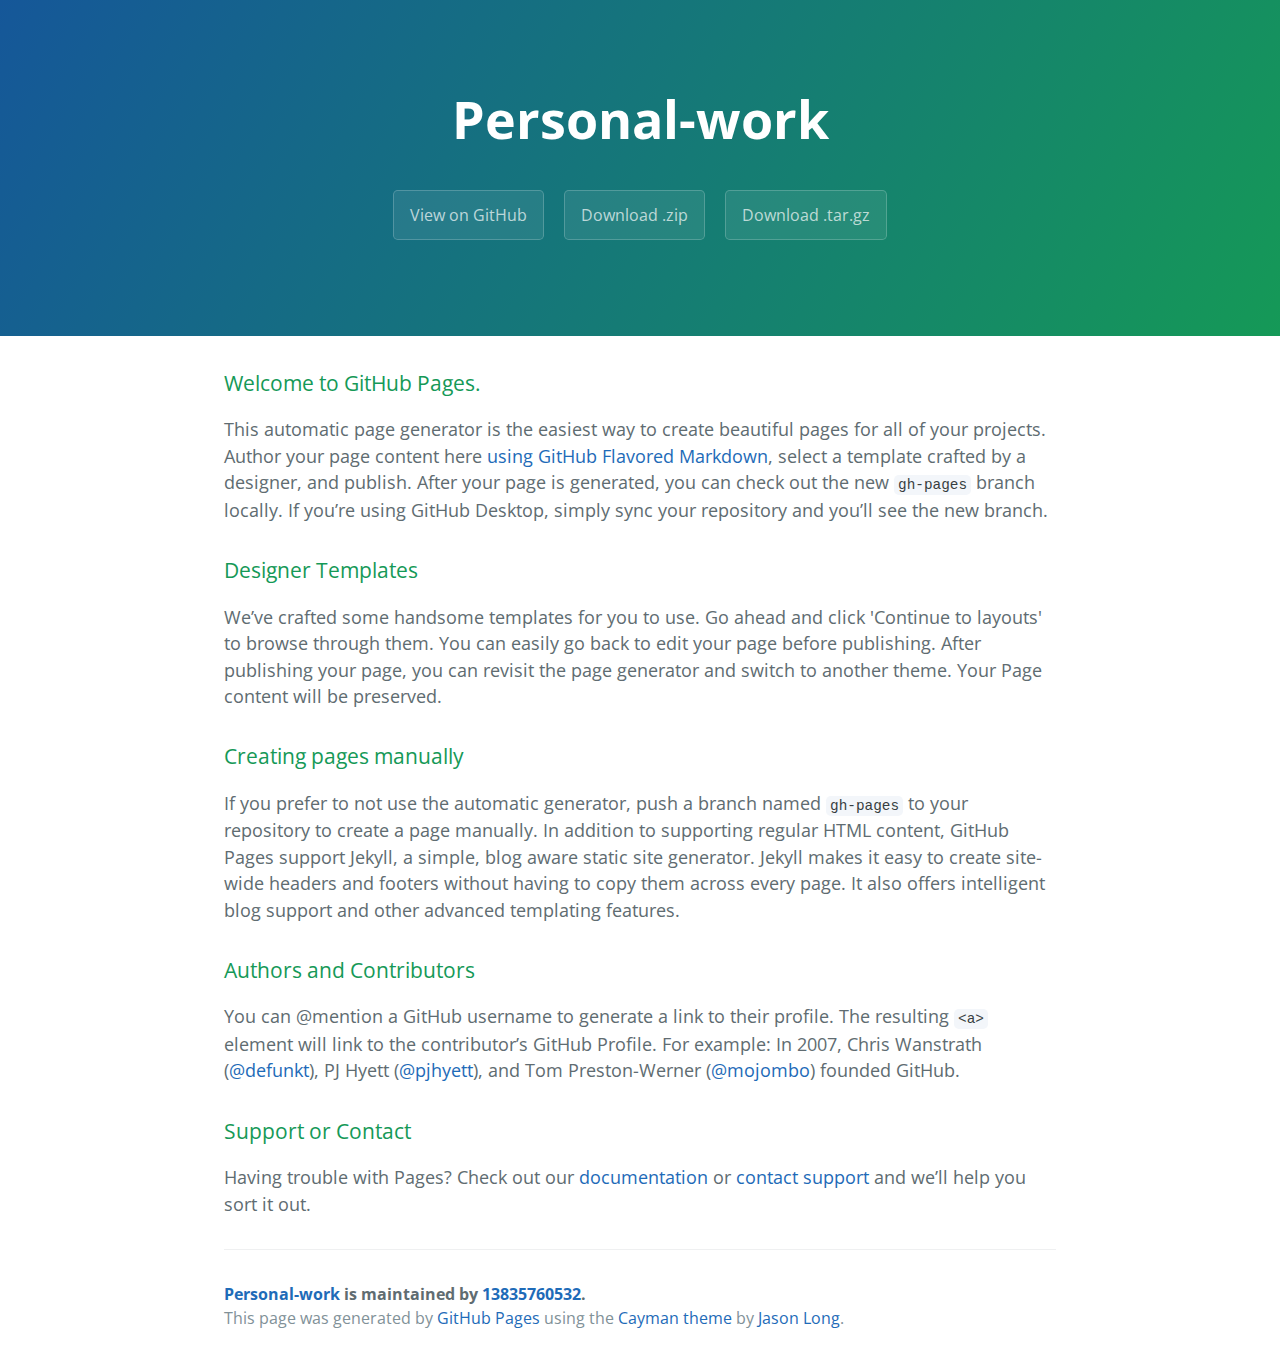
<file: index.html>
<!DOCTYPE html>
<html lang="en-us">
  <head>
    <meta charset="UTF-8">
    <title>Personal-work by 13835760532</title>
    <meta name="viewport" content="width=device-width, initial-scale=1">
    <link rel="stylesheet" type="text/css" href="stylesheets/normalize.css" media="screen">
    <link href='https://fonts.googleapis.com/css?family=Open+Sans:400,700' rel='stylesheet' type='text/css'>
    <link rel="stylesheet" type="text/css" href="stylesheets/stylesheet.css" media="screen">
    <link rel="stylesheet" type="text/css" href="stylesheets/github-light.css" media="screen">
  </head>
  <body>
    <section class="page-header">
      <h1 class="project-name">Personal-work</h1>
      <h2 class="project-tagline"></h2>
      <a href="https://github.com/13835760532/personal-work" class="btn">View on GitHub</a>
      <a href="https://github.com/13835760532/personal-work/zipball/master" class="btn">Download .zip</a>
      <a href="https://github.com/13835760532/personal-work/tarball/master" class="btn">Download .tar.gz</a>
    </section>

    <section class="main-content">
      <h3>
<a id="welcome-to-github-pages" class="anchor" href="#welcome-to-github-pages" aria-hidden="true"><span aria-hidden="true" class="octicon octicon-link"></span></a>Welcome to GitHub Pages.</h3>

<p>This automatic page generator is the easiest way to create beautiful pages for all of your projects. Author your page content here <a href="https://guides.github.com/features/mastering-markdown/">using GitHub Flavored Markdown</a>, select a template crafted by a designer, and publish. After your page is generated, you can check out the new <code>gh-pages</code> branch locally. If you’re using GitHub Desktop, simply sync your repository and you’ll see the new branch.</p>

<h3>
<a id="designer-templates" class="anchor" href="#designer-templates" aria-hidden="true"><span aria-hidden="true" class="octicon octicon-link"></span></a>Designer Templates</h3>

<p>We’ve crafted some handsome templates for you to use. Go ahead and click 'Continue to layouts' to browse through them. You can easily go back to edit your page before publishing. After publishing your page, you can revisit the page generator and switch to another theme. Your Page content will be preserved.</p>

<h3>
<a id="creating-pages-manually" class="anchor" href="#creating-pages-manually" aria-hidden="true"><span aria-hidden="true" class="octicon octicon-link"></span></a>Creating pages manually</h3>

<p>If you prefer to not use the automatic generator, push a branch named <code>gh-pages</code> to your repository to create a page manually. In addition to supporting regular HTML content, GitHub Pages support Jekyll, a simple, blog aware static site generator. Jekyll makes it easy to create site-wide headers and footers without having to copy them across every page. It also offers intelligent blog support and other advanced templating features.</p>

<h3>
<a id="authors-and-contributors" class="anchor" href="#authors-and-contributors" aria-hidden="true"><span aria-hidden="true" class="octicon octicon-link"></span></a>Authors and Contributors</h3>

<p>You can @mention a GitHub username to generate a link to their profile. The resulting <code>&lt;a&gt;</code> element will link to the contributor’s GitHub Profile. For example: In 2007, Chris Wanstrath (<a href="https://github.com/defunkt" class="user-mention">@defunkt</a>), PJ Hyett (<a href="https://github.com/pjhyett" class="user-mention">@pjhyett</a>), and Tom Preston-Werner (<a href="https://github.com/mojombo" class="user-mention">@mojombo</a>) founded GitHub.</p>

<h3>
<a id="support-or-contact" class="anchor" href="#support-or-contact" aria-hidden="true"><span aria-hidden="true" class="octicon octicon-link"></span></a>Support or Contact</h3>

<p>Having trouble with Pages? Check out our <a href="https://help.github.com/pages">documentation</a> or <a href="https://github.com/contact">contact support</a> and we’ll help you sort it out.</p>

      <footer class="site-footer">
        <span class="site-footer-owner"><a href="https://github.com/13835760532/personal-work">Personal-work</a> is maintained by <a href="https://github.com/13835760532">13835760532</a>.</span>

        <span class="site-footer-credits">This page was generated by <a href="https://pages.github.com">GitHub Pages</a> using the <a href="https://github.com/jasonlong/cayman-theme">Cayman theme</a> by <a href="https://twitter.com/jasonlong">Jason Long</a>.</span>
      </footer>

    </section>

  
  </body>
</html>
</file>
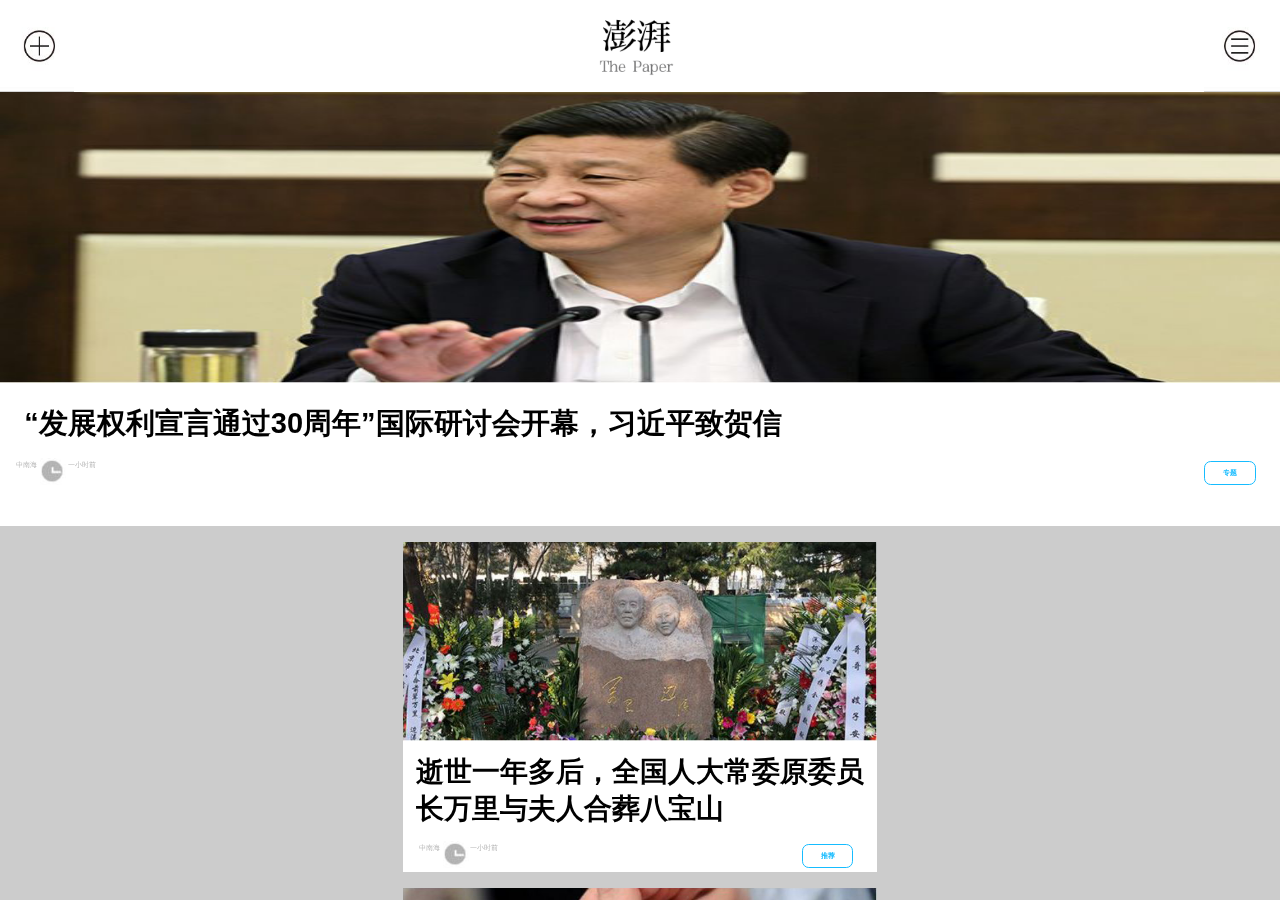
<file: xinwen/index.html>
<!DOCTYPE html>
<html>
<head>
    <meta charset="utf-8">
    <meta name="viewport" content="initial-scale=1.0, maximum-scale=1.0, user-scalable=no" />
    <meta name="x5-orientation" content="portrait | landscape" />
    <meta name="screen-orientation" content="portrait">
    <meta name="x5-fullscreen" content="true" />
    <meta name="full-screen" content="yes">
    <title></title>
    <script src="js/fastclick.js"></script>
    <script src="js/swiper.jquery.min.js"></script>
    <script src="js/swiper.min.js"></script>
    <script src="js/swiper.animate1.0.2.min.js"></script>
    <script src="js/zepto.min.js"></script>
    <script src="js/iscroll.js"></script>
    <link rel="stylesheet" href="css/swiper.css">
    <link rel="stylesheet" href="css/swiper.min.css">
    <link rel="stylesheet" href="css/index.css">
    <link rel="stylesheet" href="css/animate.min.css">
    <script type="text/javascript">
        function resize(now,type){
            var type=type||"x";
            var cw=document.documentElement.clientWidth;
            var ch=document.documentElement.clientHeight;
            var html=document.getElementsByTagName("html")[0];
            if(type=="x"){
                var scale=cw/now*100;
                html.style.fontSize=scale+"px";
            }else if(type=="y"){
                scale=ch/now*100;
                html.style.fontSize=scale+"px";
            }
        }
        window.onload=function(){
            FastClick.attach(document.body);
            resize(1334,"y");
            var myScroll;
            myScroll=new IScroll("#wrapper",{
                mouseWheel:true,
                bounce:true,
                click:true
            })
            //点击下拉标题
            var flag=true;
            $(".header:nth-child(1)").click(function(){
                if(flag==true){
                    $(".xiala").css({
                        height:"3.7rem"
                    })
                    flag=false;
                }else{
                    $(".xiala").css({
                        height:"0"
                    })
                    flag=true;
                }
            })
        }
    </script>
</head>
<body>
<div class="header">
    <a href="javascript:;"></a>
    <a href=""></a>
    <a href="login.html"></a>
</div>
<div class="xiala">
    <div class="category">
        <p class="cp-1">澎湃</p>
        <p class="cp-2">The Paper</p>
    </div>
    <div class="category">
        <p class="cp-1">问吧</p>
        <p class="cp-2">Interview</p>
    </div>
    <div class="category">
        <p class="cp-1">时事</p>
        <p class="cp-2">Politics</p>
    </div>
    <div class="category">
        <p class="cp-1">财经</p>
        <p class="cp-2">Business</p>
    </div>
    <div class="category">
        <p class="cp-1">思想</p>
        <p class="cp-2">Insight</p>
    </div>
    <div class="category">
        <p class="cp-1">生活</p>
        <p class="cp-2">Life</p>
    </div>
</div>
<div id="wrapper">
    <div id="scroller">
<div class="swiper-container">
    <div class="swiper-wrapper">
        <div class="swiper-slide">
            <div class="zy">
                <a href="xq.html">
                    <img src="img/主席.png" alt="" class="zx">
                    <p class="p1">“发展权利宣言通过30周年”国际研讨会开幕，习近平致贺信</p>
                    <div class="sj">
                        <span>中南海</span>
                        <img src="img/时间.png" alt="">
                        <span>一小时前</span>
                        <div class="fenlei">专题</div>
                    </div>
                </a>
            </div>
            <div class="grid">
            <a href="xq.html">
                <img src="img/gird-1.png" alt="" class="gird-1">
                <p class="p1">逝世一年多后，全国人大常委原委员长万里与夫人合葬八宝山</p>
                <div class="sj">
                    <span>中南海</span>
                    <img src="img/时间.png" alt="">
                    <span>一小时前</span>
                    <div class="fenlei">推荐</div>
                </div>
            </a>
        </div>
            <div class="grid">
                <a href="xq.html">
                    <img src="img/gird-2.png" alt="" class="gird-1">
                    <p class="p1">国际研究称青蒿素或可治糖尿病，屠呦呦团队称暂无跟进计划</p>
                    <div class="sj">
                        <span>中南海</span>
                        <img src="img/时间.png" alt="">
                        <span>一小时前</span>
                        <div class="fenlei">推荐</div>
                    </div>
                </a>
            </div>
            <div class="grid">
                <a href="xq.html">
                    <img src="img/gird-3.png" alt="" class="gird-1">
                    <p class="p1">罗尔回应“为何不卖房救女”：深圳的房子以后要留给儿子</p>
                    <div class="sj">
                        <span>中南海</span>
                        <img src="img/时间.png" alt="">
                        <span>一小时前</span>
                        <div class="fenlei">推荐</div>
                    </div>
                </a>
            </div>
        </div>
        <div class="swiper-slide">
            <div class="zy">
                <a href="xq.html">
                    <img src="img/列表_06.png" alt="" class="zx">
                    <p class="p1">罗尔回应“为何不卖房救女”：深圳的房子以后要留给儿子</p>
                    <div class="sj">
                        <span>中南海</span>
                        <img src="img/时间.png" alt="">
                        <span>一小时前</span>
                        <div class="fenlei">专题</div>
                    </div>
                </a>
            </div>
            <div class="grid">
                <a href="xq.html">
                    <img src="img/列表_09.png" alt="" class="gird-1">
                    <p class="p1">乌兹别克观选记|投票正式开始，专家：精英内部已有共识</p>
                    <div class="sj">
                        <span>中南海</span>
                        <img src="img/时间.png" alt="">
                        <span>一小时前</span>
                        <div class="fenlei">推荐</div>
                    </div>
                </a>
            </div>
            <div class="grid">
                <a href="xq.html">
                    <img src="img/gird-1.png" alt="" class="gird-1">
                    <p class="p1">逝世一年多后，全国人大常委原委员长万里与夫人合葬八宝山</p>
                    <div class="sj">
                        <span>中南海</span>
                        <img src="img/时间.png" alt="">
                        <span>一小时前</span>
                        <div class="fenlei">推荐</div>
                    </div>
                </a>
            </div>
            <div class="grid">
                <a href="xq.html">
                    <img src="img/列表_10.png" alt="" class="gird-1">
                    <p class="p1">山西连续四日拉抗霾警报，渣土车停运不达标排放企业停产</p>
                    <div class="sj">
                        <span>中南海</span>
                        <img src="img/时间.png" alt="">
                        <span>一小时前</span>
                        <div class="fenlei">推荐</div>
                    </div>
                </a>
            </div>
        </div>
    </div>
   <div class="swiper-pagination"></div>
</div>
    </div>
</div>
</body>
</html>
<script>
    var swiper = new Swiper('.swiper-container',{
        pagination: 'null',
        onInit: function(swiper){ //Swiper2.x的初始化是onFirstInit
            swiperAnimateCache(swiper); //隐藏动画元素
            swiperAnimate(swiper); //初始化完成开始动画
        },
        onSlideChangeEnd: function(swiper){
            swiperAnimate(swiper); //每个slide切换结束时也运行当前slide动画
        },

        /*切换头部*/
        onSlideChangeEnd: function(swiper){

            if(swiper.activeIndex==0){
                $('.header').find('a').eq(1).css({'backgroundImage':'url(img/2.1.png)'});
            }else if(swiper.activeIndex==1){
                $('.header').find('a').eq(1).css({'backgroundImage':'url(img/列表_03.png)'})
            }
        }
    });
</script>
</file>
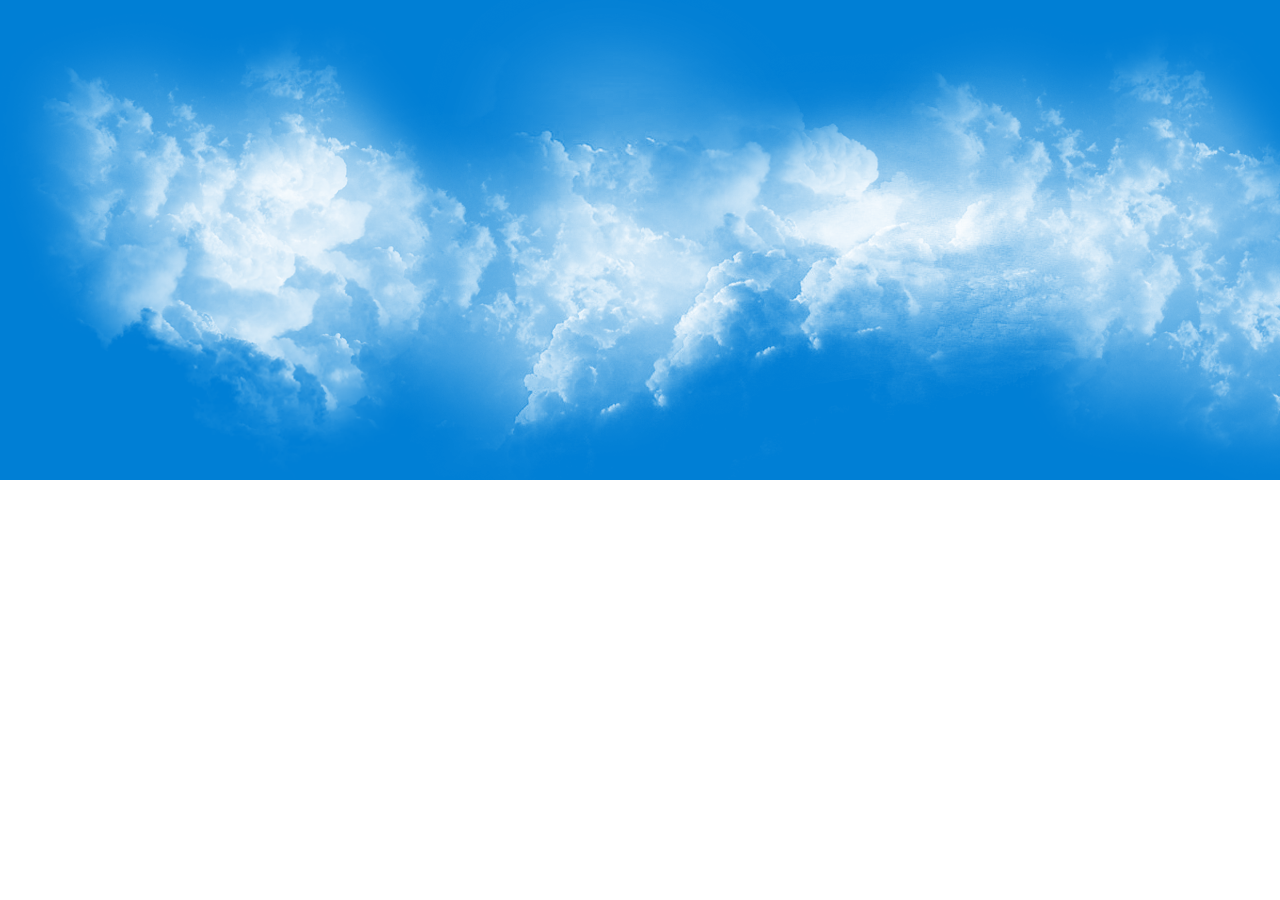
<file: css3/云彩/index.html>
<!doctype html>
<html lang="zh">
<head>
<meta charset="UTF-8">
<meta http-equiv="X-UA-Compatible" content="IE=edge,chrome=1"> 
<meta name="viewport" content="width=device-width, initial-scale=1.0">
<title>纯css3云彩动画效果</title>
<link rel="stylesheet" href="css/style.css">
</head>
<body>

<!-- 代码部分begin -->
<div class="sky">
	<div class="clouds_one"></div>
	<div class="clouds_two"></div>
	<div class="clouds_three"></div>
</div>
<!-- 代码部分end -->

</body>
</html>
</file>
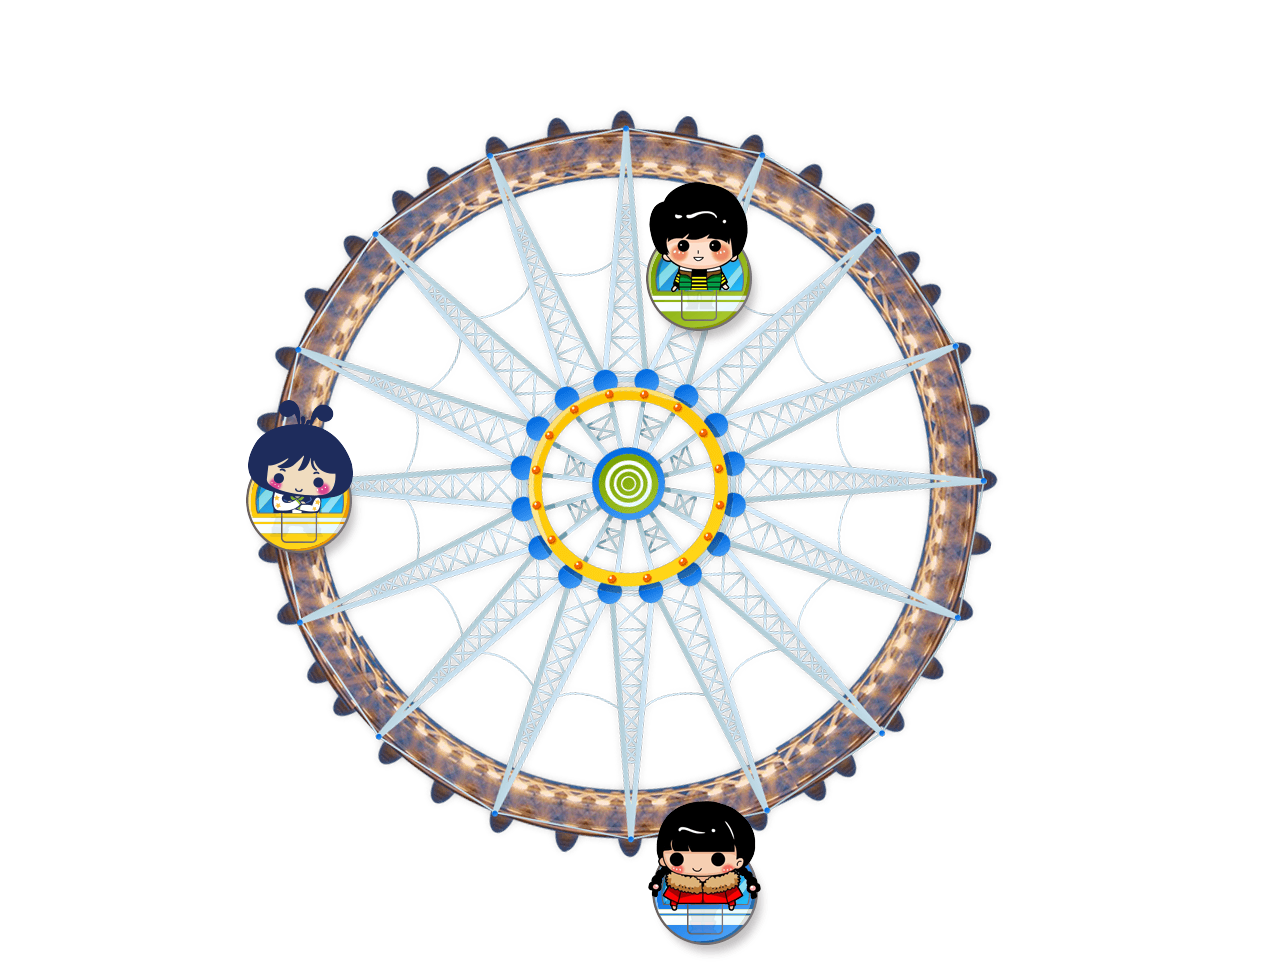
<file: css3/摩天轮/index.html>
<!doctype html>
<html>
<head>
	<meta charset="utf-8">
	<title>纯CSS3模拟摩天轮旋转动画效果</title>
	<style>
	div.lanren{
		margin: 100px auto;
		width: 800px;
		animation: a 1000s;
		position: relative;
	}
	img:nth-child(2){
		position: absolute;
		top: 80px;
		left: 400px;
		animation: b 1000s;
		transform-origin:top center;
	}
	img:nth-child(3){
		position: absolute;
		top: 700px;
		left: 400px;
		animation: b 1000s;
		transform-origin:top center;
	}
	img:nth-child(4){
		position: absolute;
		top: 300px;
		left: 0px;
		animation: b 1000s;
		transform-origin:top center;
	}
	@keyframes a{
		form{transform: rotate(0deg)}
		to{transform: rotate(36000deg)}
	}
	@keyframes b{
		form{transform: rotate(0deg)}
		to{transform: rotate(-36000deg)}
	}
	</style>
</head>
<body>
	<div class="lanren">
		<img src="images/fsw.png">
		<img src="images/boy.png">
		<img src="images/girl.png">
        <img src="images/shamegirl.png">
	</div>
</body>
</html>
</file>
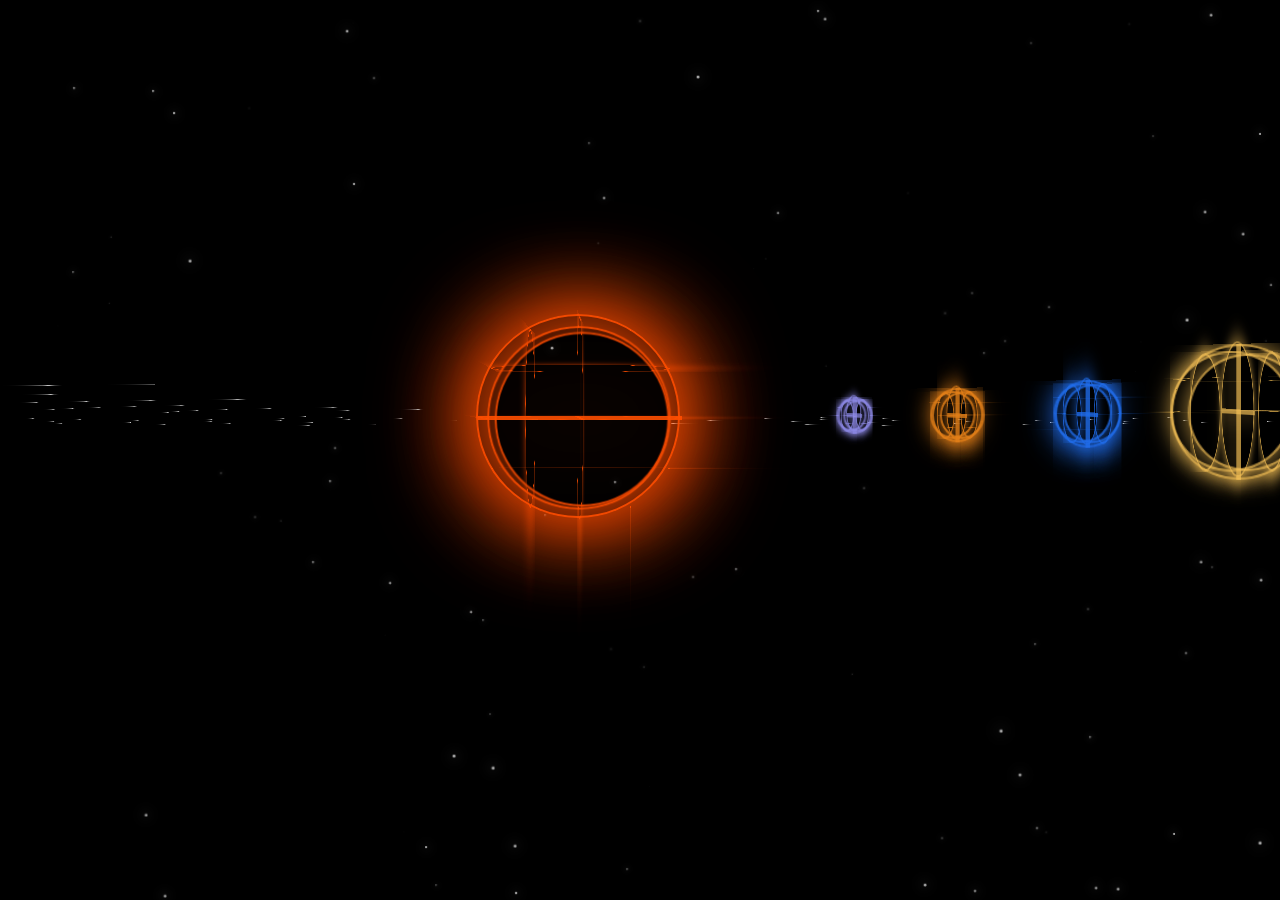
<file: css3/行星/index.html>
<!DOCTYPE html>
<html>
<head>
  <meta http-equiv="Content-Type" content="text/html; charset=utf-8" />
  <title>css3模拟3D行星运转效果图</title>
    <link rel="stylesheet" type="text/css" href="css/reset.css" />
    <link rel="stylesheet" type="text/css" href="css/solarSystemStyle.css" />
</head>
<body>
  <div class="container">
    <!-- 3d照片墙 -->
    <div class="demo-perspective-photo">
      <div id="contentContainer">
        <div id="carouselContainer">
          <figure class="mod-sun">
            <div class="x">
              <div class="x1"></div>
              <div class="x2"></div>
              <div class="xInner"></div>
              <div class="y"></div>
              <div class="y1"></div>
              <div class="y2"></div>
              <div class="yInner"></div>
              <div class="z"></div>
              <div class="z1"></div>
              <div class="z2"></div>
              <div class="zInner"></div>
            </div>
          </figure>
          <figure class='example example1'>
            <div class="x">
              <div class="x1"></div>
              <div class="x2"></div>
              <div class="xInner"></div>
              <div class="y"></div>
              <div class="y1"></div>
              <div class="y2"></div>
              <div class="yInner"></div>
              <div class="z"></div>
              <div class="z1"></div>
              <div class="z2"></div>
              <div class="zInner"></div>
            </div>
          </figure>
          <figure class='example example2'>
            <div class="x">
              <div class="x1"></div>
              <div class="x2"></div>
              <div class="xInner"></div>
              <div class="y"></div>
              <div class="y1"></div>
              <div class="y2"></div>
              <div class="yInner"></div>
              <div class="z"></div>
              <div class="z1"></div>
              <div class="z2"></div>
              <div class="zInner"></div>
            </div>
          </figure>
          <figure class='example example3'>
            <div class="x">
              <div class="x1"></div>
              <div class="x2"></div>
              <div class="xInner"></div>
              <div class="y"></div>
              <div class="y1"></div>
              <div class="y2"></div>
              <div class="yInner"></div>
              <div class="z"></div>
              <div class="z1"></div>
              <div class="z2"></div>
              <div class="zInner"></div>
            </div>
          </figure>
          <figure class='example example4'>
            <div class="x">
              <div class="x1"></div>
              <div class="x2"></div>
              <div class="xInner"></div>
              <div class="y"></div>
              <div class="y1"></div>
              <div class="y2"></div>
              <div class="yInner"></div>
              <div class="z"></div>
              <div class="z1"></div>
              <div class="z2"></div>
              <div class="zInner"></div>
            </div>
          </figure>
          <figure class='example example5'>
            <div class="x">
              <div class="x1"></div>
              <div class="x2"></div>
              <div class="xInner"></div>
              <div class="y"></div>
              <div class="y1"></div>
              <div class="y2"></div>
              <div class="yInner"></div>
              <div class="z"></div>
              <div class="z1"></div>
              <div class="z2"></div>
              <div class="zInner"></div>
            </div>
          </figure>
          <figure class='example example6'>
            <div class="x">
              <div class="x1"></div>
              <div class="x2"></div>
              <div class="xInner"></div>
              <div class="y"></div>
              <div class="y1"></div>
              <div class="y2"></div>
              <div class="yInner"></div>
              <div class="z"></div>
              <div class="z1"></div>
              <div class="z2"></div>
              <div class="zInner"></div>
            </div>
          </figure>
          <figure class="circle circle1"></figure>
          <figure class="circle circle2"></figure>
          <figure class="circle circle3"></figure>
          <figure class="circle circle4"></figure>
          <figure class="circle circle5"></figure>
          <figure class="circle circle6"></figure>
        </div>
      </div>
    </div>
  </div>

  <script src="js/jquery-1.8.0.min.js"></script>
  <script src="js/TweenMax.min.js"></script>
  <script src="js/solarSystem.js"></script>
  <script>
    $('.demo-perspective-photo,#contentContainer').css('height',$(window).height());
  </script>
</html>
</file>
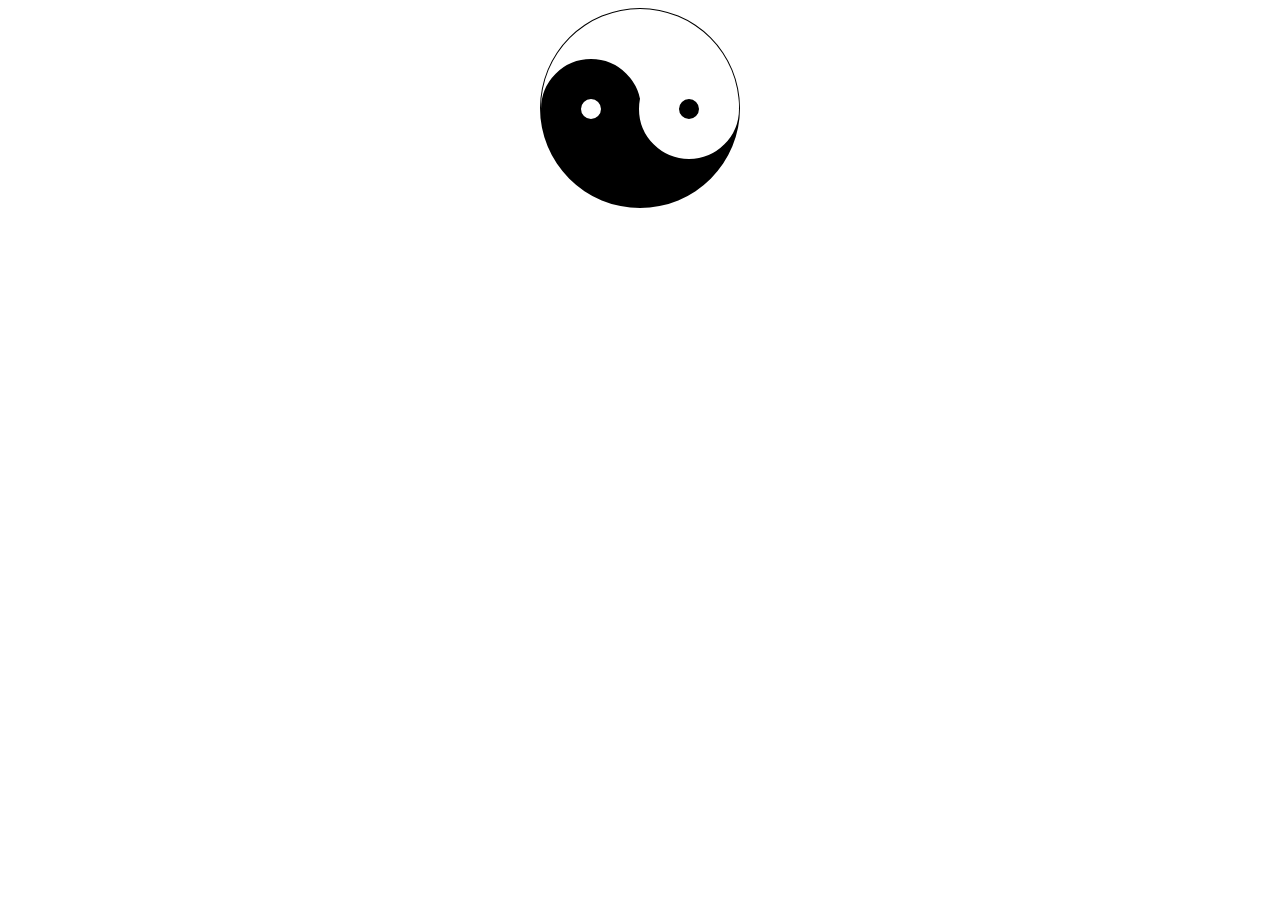
<file: css3/八卦.html>
<!doctype html>
<html lang="en">
<head>
    <meta charset="UTF-8">
    <meta name="viewport"
          content="width=device-width, user-scalable=no, initial-scale=1.0, maximum-scale=1.0, minimum-scale=1.0">
    <meta http-equiv="X-UA-Compatible" content="ie=edge">
    <title>Document</title>
    <!--子元素撑开父元素方法-->
    <!--.div:before,.div:after{-->
       <!--content:"";-->
    <!--display:block;-->
    <!--}-->
    <!--.div:after{-->
       <!--clear:both;-->
    <!--}-->
    <style>
        div{
            box-sizing: border-box;
        }
        .box{
            width:200px;
            height:200px;
            margin:0 auto;
            border:1px solid black;
            border-bottom: 100px solid black;
            border-radius: 50%;
            position:relative;
            transition: all 2s ease;
        }
        .box:before{
            content: "";
            width: 20px;
            height:20px; border-radius: 50%;
            border: 40px solid black;
            background:#fff;
            position: absolute;
            top:50%;
            left:0;

        }
        .box:after{
            content: "";
            width: 20px;
            height:20px; border-radius: 50%;
            border: 40px solid #fff;
            background:black;
            position: absolute;
            top:50%;
            right:0;
        }
        .box:hover{
            transform: rotate(360deg);
        }
    </style>
</head>
<body>
    <div class="box"></div>
</body>
</html>
</file>
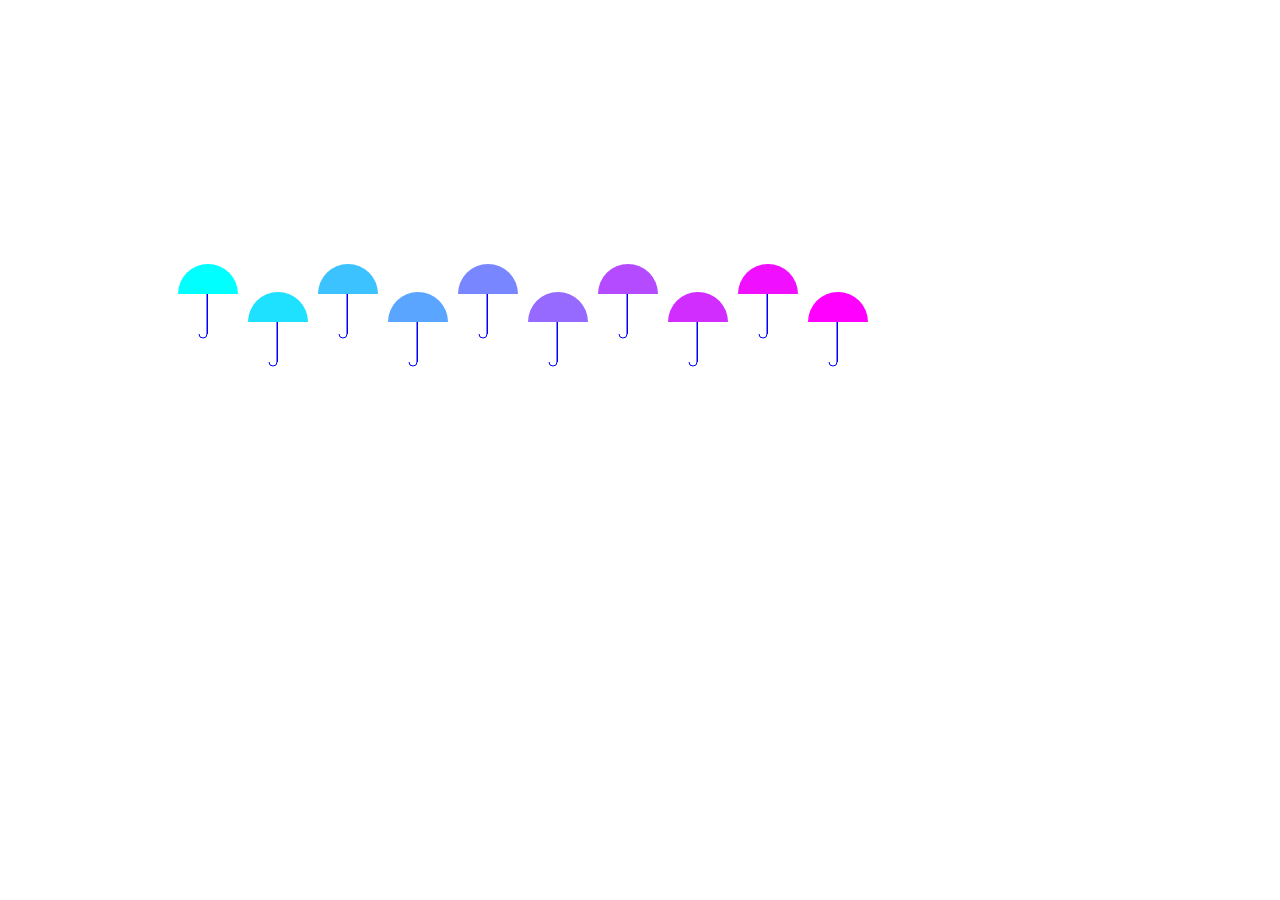
<file: css3/雨伞.html>
<!DOCTYPE html>
<html lang="en">
<head>
	<meta charset="UTF-8">
	<title>canvas实现舞动的雨伞效果</title>
</head>
<body>
	<canvas id="myCanve" width="1200" height="600"></canvas>
    <div  id="ta"></div>
    <script>
        var ctx;
        var everything = [];
        var cwidth = 1200;
        var cheight = 600;
        var updowntime = 0;
        var rotatetime = 0;
        var my = 2;
        var updown;
        var rotateangle = 0;

        function Umbrellas(sx, sy, fillStyle) {
            this.x = sx;
            this.y = sy;
            this.fillStyle = fillStyle;
            this.draw = drawUmbrella;
            this.moveit = moveumbrella;
        }

        function drawUmbrella() {
            //先画半圆
            ctx.fillStyle = this.fillStyle;
            ctx.beginPath();
            ctx.arc(this.x, this.y, 30, 0, Math.PI, true);
            ctx.closePath();
            ctx.fill();

            // ctx.save();
            ctx.fillStyle = "blue";
            ctx.fillRect(this.x - 1.5, this.y, 1.5, 40);//画伞柄 是一个细长的矩形
            ctx.beginPath();
            ctx.strokeStyle = "blue";
            ctx.arc(this.x - 5, this.y + 40, 4, Math.PI, Math.PI * 2, true);//伞的钩子 是一个半圆
            ctx.stroke();
            ctx.closePath();
        }

        function moveumbrella(dx, dy) {
            this.x += dx;
            this.y += dy;
        }

        function init() {
            ctx = document.getElementById("myCanve").getContext('2d');
            ctx.translate(200, 300);
            for (var i = 0; i < 10; i++) {
                var um = new Umbrellas(i * 70, 0, "rgb(" + (30 * i) + "," + (255 - 30 * i) + ",255)");
                everything.push(um);
            }

            updown = setInterval(change, 100);
             setTimeout(function () {
                 clearInterval(updown);
                 ctx.translate(300,0);//改变中心点
                 setInterval(rotat, 100);
            }, 10000);
         }

        //updown  
        function change() {
            if (updowntime % 50 == 0) {
                my = -my;
            }
            // 清屏要关注到原中心点
            clear(-200,-300);
            updowntime++;
       
            for (var i = 0; i < everything.length; i++) {
                if (i % 2 == 0) {
                    everything[i].moveit(0, my);
                } else {
                    everything[i].moveit(0, -my);
                }
                everything[i].draw();
            }

            $("#ta").html("坐标y:" + everything[0].y + "______updowntime:" + updowntime);

            //放在这才有效 在执行方法里面停止
            if (updowntime == 100) {
                clearInterval(updown);
                //过渡方法
            }
        }

        //选择
        function rotat() {
            clear(-400, -300);
            rotatetime++;


            for (var i = 0; i < everything.length; i++) {
                ctx.save();
                ctx.rotate(Math.PI * (2 / 4 + i / 4));
                ctx.translate(0, rotateangle);
                // 统一坐标
                everything[i].x = 0;
                everything[i].y = 0;
                everything[i].draw();
                ctx.restore();
            }
            rotateangle++;
            $("#ta").html("角度:" + rotateangle + "   rotatetime:" + rotatetime);

            if (rotateangle == 70) {
                rotateangle = -rotateangle;
            }

        }

        function clear(x,y) {
            ctx.clearRect(x, y, 1200, 600);
        }


        window.onload = function () {
            init();
        }
    </script>
</body>
</html>
</file>
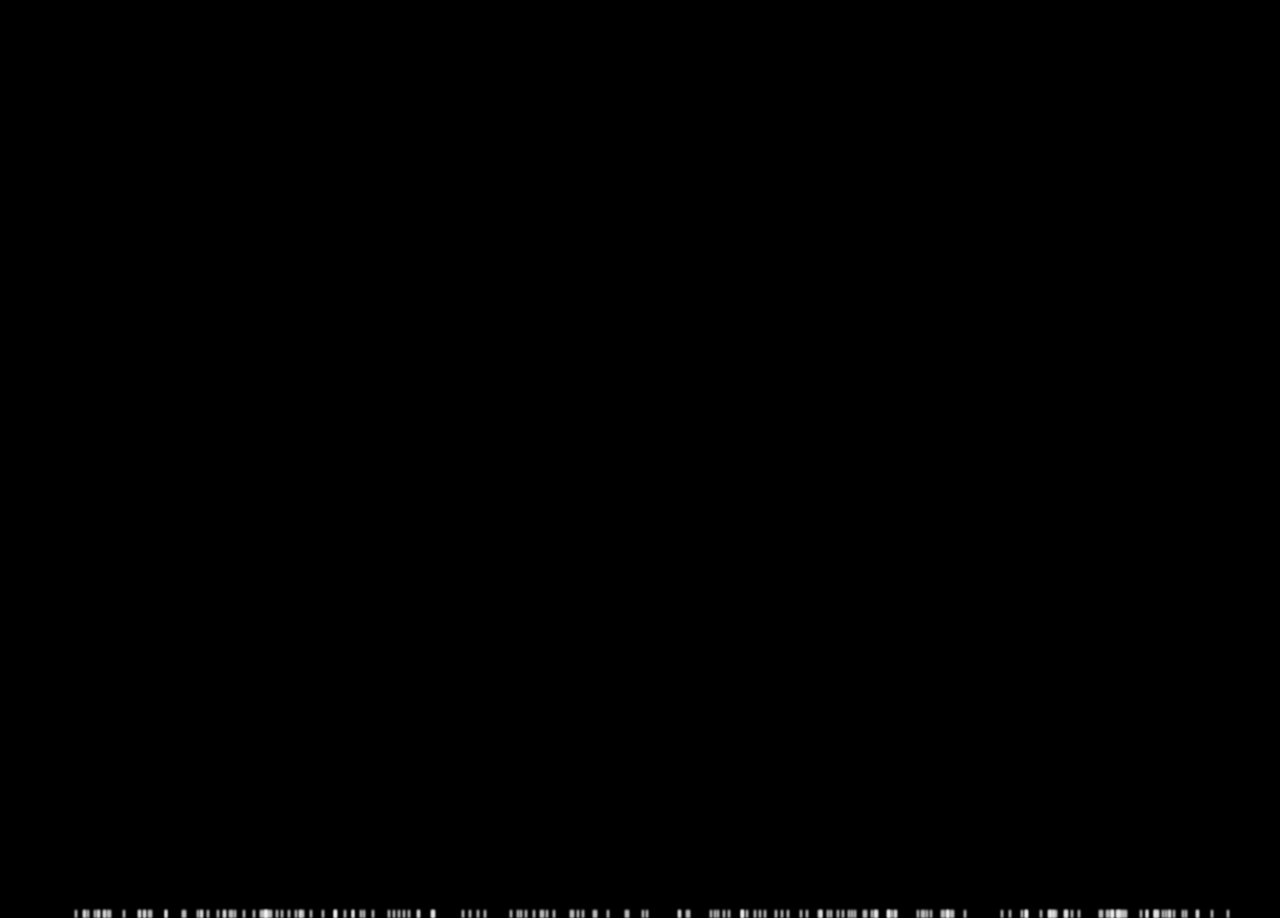
<file: css3/雨滴.html>
<!doctype html>
<html lang="en">
<head>
    <meta charset="UTF-8">
    <title>Document</title>
    <style>
        html,body{
            width: 100%;height: 100%;overflow: hidden;
            background: #000;padding: 0;margin: 0;
        }
        /*div{*/
            /*width: 10px;height: 10px;*/
            /*background: #fff;*/
        /*}*/
    </style>
    <script>
       window.onload=function(){
           var clientW=document.documentElement.clientWidth;
           var clientH=document.documentElement.clientHeight;
           var arr=[];
           for(var i=0;i<200;i++){
               var div=document.createElement("div");
               div.style.cssText="width:2px;height:8px;background:#fff;position:absolute;left:"+(50+Math.random()*(clientW-100))+"px;top:10px;filter:blur(1px);transition:transform 2s ease "+(1+3*Math.random())+"s";
               document.body.appendChild(div);
               arr.push(div);
           }
           setTimeout(function(){
               for(var i=0;i<arr.length;i++){
                   arr[i].style.transform="translate(0,"+clientH+"px)";
                   arr[i].addEventListener("webkitTransitionEnd",function(){
                       this.style.transition="none";
                       this.style.transform="translate(0,0)";
                       var that=this;
                       setTimeout(function(){
                           that.style.transition="transform 2s ease "+(1+3*Math.random())+"s";
                           that.style.transform="translate(0,"+clientH+"px)"
                       },0)

                   })
               }
           },0)

       }
    </script>
</head>
<body>
   <div></div>
</body>
</html>
</file>
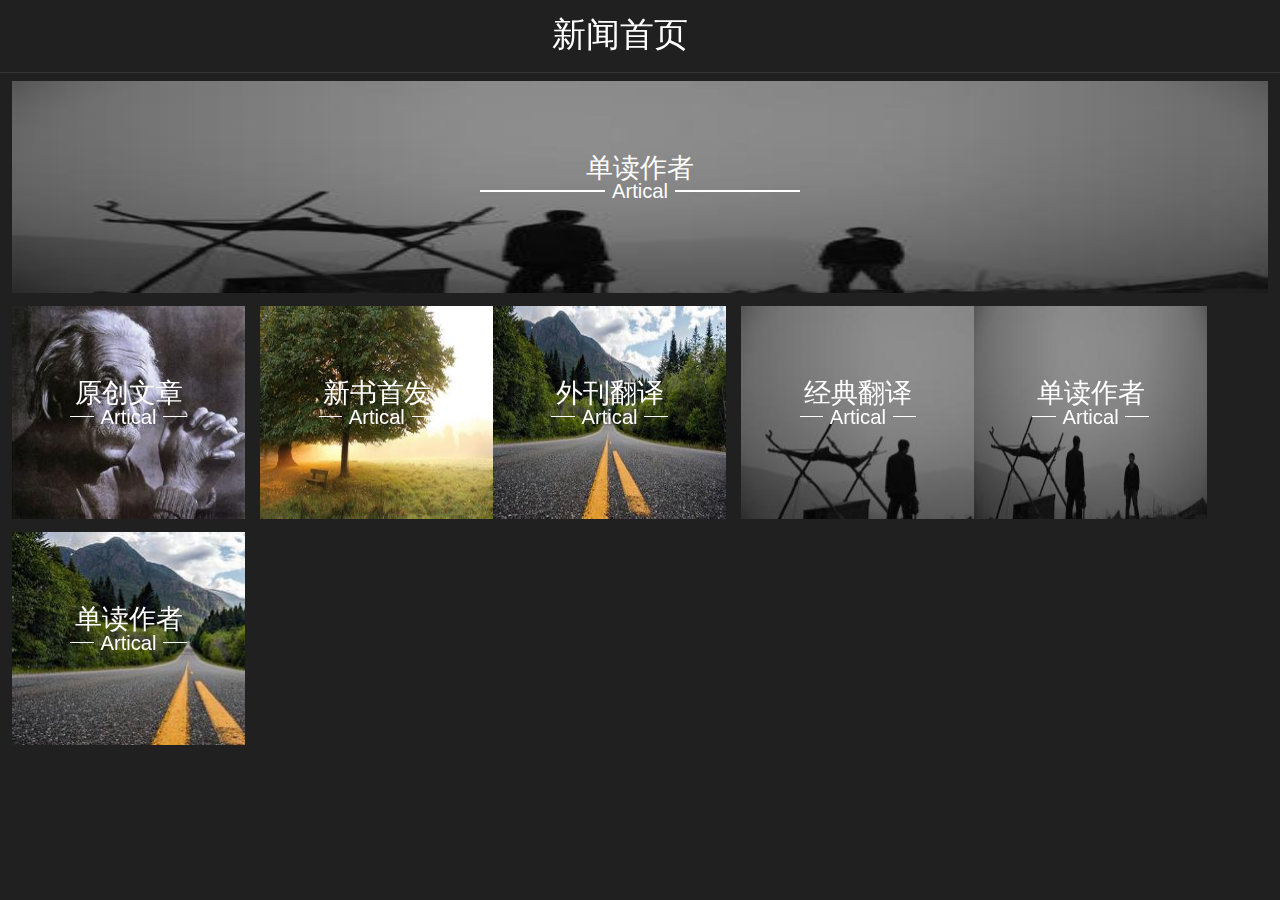
<file: xinwen/index2.html>
<!doctype html>
<html lang="en">
<head>
    <meta charset="UTF-8">
    <meta name="viewport"
          content="width=device-width, user-scalable=no, initial-scale=1.0, maximum-scale=1.0, minimum-scale=1.0">
    <meta http-equiv="X-UA-Compatible" content="ie=edge">
    <title>首页</title>
    <script src="js/iconfont.js"></script>
    <link rel="stylesheet" href="css/index2.css">
    <script src="js/zepto.min.js"></script>
    <script src="js/iscroll.js"></script>
    <script type="text/javascript">
        function resize(now,type){
            var type=type||"x";
            var cw=document.documentElement.clientWidth;
            var ch=document.documentElement.clientHeight;
            var html=document.getElementsByTagName("html")[0];
            if(type=="x"){
                var scale=cw/now*100;
                html.style.fontSize=scale+"px";
            }else if(type=="y"){
                scale=ch/now*100;
                html.style.fontSize=scale+"px";
            }
        }
        window.onload=function(){
            resize(1334,"y");
            var myScroll;
            myScroll=new IScroll("#wrapper",{
                mouseWheel:true,
                bounce:true,
                click:true
            })
        }
    </script>
</head>
<body>
<div class="head">
    <a href="index.html">
    <svg class="icon" aria-hidden="true">
        <use xlink:href="#icon-llmainpageback"></use>
    </svg>
    </a>
    <a href="" class="head-a1">新闻首页</a>
</div>
<div id="wrapper">
    <div id="scroller">
       <div class="con">
          <div class="con-1">
              <a href="liebiao.html">
              <div class="center">
                  <p>单读作者</p>
              <div class="title">Artical</div>
              </div>
              </a>
          </div>
          <div class="con-2">
              <a href="liebiao.html">
              <div class="center">
                  <p>原创文章</p>
                  <div class="title">Artical</div>
              </div>
              </a>
          </div>
          <div class="con-2">
              <a href="liebiao.html">
              <div class="center">
                  <p>新书首发</p>
                  <div class="title">Artical</div>
              </div>
              </a>
          </div>
          <div class="con-2">
              <a href="liebiao.html">
              <div class="center">
                  <p>外刊翻译</p>
                  <div class="title">Artical</div>
              </div>
              </a>
          </div>
          <div class="con-2">
              <a href="liebiao.html">
              <div class="center">
                  <p>经典翻译</p>
                  <div class="title">Artical</div>
              </div>
              </a>
          </div>
          <div class="con-2">
              <a href="liebiao.html">
              <div class="center">
                  <p>单读作者</p>
                  <div class="title">Artical</div>
              </div>
              </a>
          </div>
          <div class="con-2">
              <a href="liebiao.html">
              <div class="center">
                  <p>单读作者</p>
                  <div class="title">Artical</div>
              </div>
              </a>
          </div>
       </div>
    </div>
</div>
</body>
</html>
</file>
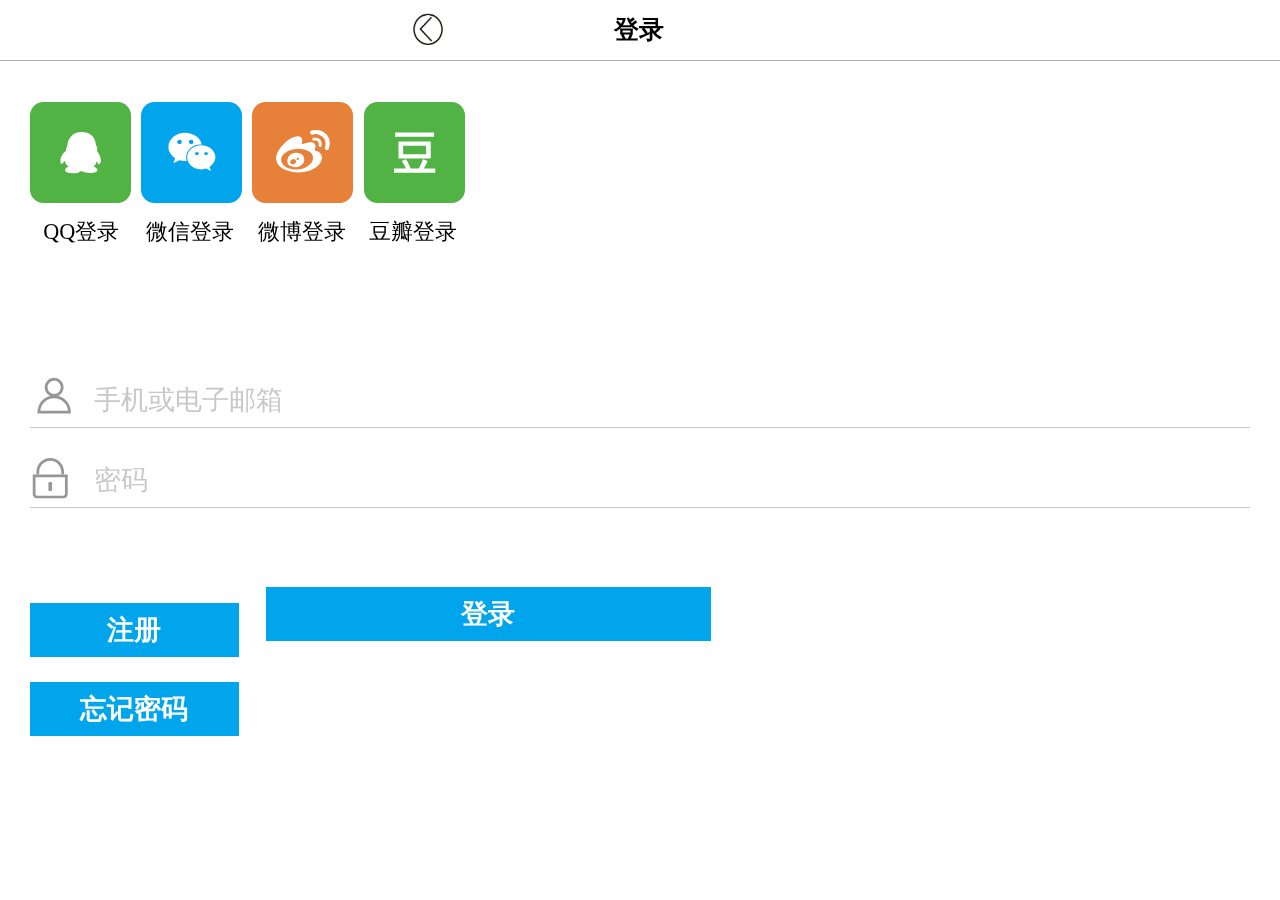
<file: xinwen/login.html>
<!DOCTYPE html>
<html>
<head>
    <meta charset="utf-8">
    <meta name="viewport" content="initial-scale=1.0, maximum-scale=1.0, user-scalable=no" />
    <title></title>
    <script src="js/touch.js"></script>
    <script src="js/swiper.jquery.min.js"></script>
    <script src="js/swiper.min.js"></script>
    <script src="js/swiper.animate1.0.2.min.js"></script>
    <script src="js/zepto.min.js"></script>
    <script src="js/iconfont.js"></script>
    <link rel="stylesheet" href="css/swiper.css">
    <link rel="stylesheet" href="css/swiper.min.css">
    <link rel="stylesheet" href="css/login.css">
    <link rel="stylesheet" href="css/animate.min.css">
    <script type="text/javascript">
        function resize(now,type){
            var type=type||"x";
            var cw=document.documentElement.clientWidth;
            var ch=document.documentElement.clientHeight;
            var html=document.getElementsByTagName("html")[0];
            if(type=="x"){
                var scale=cw/now*100;
                html.style.fontSize=scale+"px";
            }else if(type=="y"){
                scale=ch/now*100;
                html.style.fontSize=scale+"px";
            }
        }
        window.onload=function(){
            resize(1334,"y");
        }
    </script>
</head>
<body>
<div class="swiper-container">
    <div class="swiper-wrapper">
        <div class="swiper-slide">
            <div class="header">
                <div class="head-inner">
                    <a href="index.html" class="back"></a>
                    <span>登录</span>
                </div>
            </div>
            <div class="jiekou">
                <div class="wx">
                    <div class="wx-inner">
                        <svg class="icon" aria-hidden="true">
                            <use xlink:href="#icon-qq"></use>
                        </svg>
                    </div>
                    <p class="p1">QQ登录</p>
                </div>
                <div class="wx qq">
                    <div class="wx-inner">
                        <svg class="icon icon1" aria-hidden="true">
                            <use xlink:href="#icon-weixin"></use>
                        </svg>
                    </div>
                    <p>微信登录</p>
                </div>
                <div class="wx wb">
                    <div class="wx-inner">
                        <svg class="icon icon1" aria-hidden="true">
                            <use xlink:href="#icon-weibo"></use>
                        </svg>
                    </div>
                    <p>微博登录</p>
                </div>
                <div class="wx db">
                    <div class="wx-inner">
                        <svg class="icon" aria-hidden="true">
                            <use xlink:href="#icon-douban-copy"></use>
                        </svg>
                    </div>
                    <p>豆瓣登录</p>
                </div>
            </div>
            <div class="shuru">
                <div class="zh">
                <svg class="icon3" aria-hidden="true">
                    <use xlink:href="#icon-ren"></use>
                </svg>
                <input type="text" value="手机或电子邮箱">
                </div>
                <div class="zh zh2">
                    <svg class="icon3 icon4" aria-hidden="true">
                        <use xlink:href="#icon-mima"></use>
                    </svg>
                    <input type="text" value="密码">
                </div>
            </div>
            <div class="btn">
                <input type="button" value="登录">
                <input type="button" value="注册">
                <input type="button" value="忘记密码">
            </div>
    </div>
</div>
</body>
</html>
<script>
    var swiper = new Swiper('.swiper-container',{
        onInit: function(swiper){ //Swiper2.x的初始化是onFirstInit
            swiperAnimateCache(swiper); //隐藏动画元素
            swiperAnimate(swiper); //初始化完成开始动画
        },
        onSlideChangeEnd: function(swiper){
            swiperAnimate(swiper); //每个slide切换结束时也运行当前slide动画
        }
    });
</script>
</file>
<file: stylesheets/stylesheet.css>
* {
  box-sizing: border-box; }

body {
  padding: 0;
  margin: 0;
  font-family: "Open Sans", "Helvetica Neue", Helvetica, Arial, sans-serif;
  font-size: 16px;
  line-height: 1.5;
  color: #606c71; }

a {
  color: #1e6bb8;
  text-decoration: none; }
  a:hover {
    text-decoration: underline; }

.btn {
  display: inline-block;
  margin-bottom: 1rem;
  color: rgba(255, 255, 255, 0.7);
  background-color: rgba(255, 255, 255, 0.08);
  border-color: rgba(255, 255, 255, 0.2);
  border-style: solid;
  border-width: 1px;
  border-radius: 0.3rem;
  transition: color 0.2s, background-color 0.2s, border-color 0.2s; }
  .btn + .btn {
    margin-left: 1rem; }

.btn:hover {
  color: rgba(255, 255, 255, 0.8);
  text-decoration: none;
  background-color: rgba(255, 255, 255, 0.2);
  border-color: rgba(255, 255, 255, 0.3); }

@media screen and (min-width: 64em) {
  .btn {
    padding: 0.75rem 1rem; } }

@media screen and (min-width: 42em) and (max-width: 64em) {
  .btn {
    padding: 0.6rem 0.9rem;
    font-size: 0.9rem; } }

@media screen and (max-width: 42em) {
  .btn {
    display: block;
    width: 100%;
    padding: 0.75rem;
    font-size: 0.9rem; }
    .btn + .btn {
      margin-top: 1rem;
      margin-left: 0; } }

.page-header {
  color: #fff;
  text-align: center;
  background-color: #159957;
  background-image: linear-gradient(120deg, #155799, #159957); }

@media screen and (min-width: 64em) {
  .page-header {
    padding: 5rem 6rem; } }

@media screen and (min-width: 42em) and (max-width: 64em) {
  .page-header {
    padding: 3rem 4rem; } }

@media screen and (max-width: 42em) {
  .page-header {
    padding: 2rem 1rem; } }

.project-name {
  margin-top: 0;
  margin-bottom: 0.1rem; }

@media screen and (min-width: 64em) {
  .project-name {
    font-size: 3.25rem; } }

@media screen and (min-width: 42em) and (max-width: 64em) {
  .project-name {
    font-size: 2.25rem; } }

@media screen and (max-width: 42em) {
  .project-name {
    font-size: 1.75rem; } }

.project-tagline {
  margin-bottom: 2rem;
  font-weight: normal;
  opacity: 0.7; }

@media screen and (min-width: 64em) {
  .project-tagline {
    font-size: 1.25rem; } }

@media screen and (min-width: 42em) and (max-width: 64em) {
  .project-tagline {
    font-size: 1.15rem; } }

@media screen and (max-width: 42em) {
  .project-tagline {
    font-size: 1rem; } }

.main-content :first-child {
  margin-top: 0; }
.main-content img {
  max-width: 100%; }
.main-content h1, .main-content h2, .main-content h3, .main-content h4, .main-content h5, .main-content h6 {
  margin-top: 2rem;
  margin-bottom: 1rem;
  font-weight: normal;
  color: #159957; }
.main-content p {
  margin-bottom: 1em; }
.main-content code {
  padding: 2px 4px;
  font-family: Consolas, "Liberation Mono", Menlo, Courier, monospace;
  font-size: 0.9rem;
  color: #383e41;
  background-color: #f3f6fa;
  border-radius: 0.3rem; }
.main-content pre {
  padding: 0.8rem;
  margin-top: 0;
  margin-bottom: 1rem;
  font: 1rem Consolas, "Liberation Mono", Menlo, Courier, monospace;
  color: #567482;
  word-wrap: normal;
  background-color: #f3f6fa;
  border: solid 1px #dce6f0;
  border-radius: 0.3rem; }
  .main-content pre > code {
    padding: 0;
    margin: 0;
    font-size: 0.9rem;
    color: #567482;
    word-break: normal;
    white-space: pre;
    background: transparent;
    border: 0; }
.main-content .highlight {
  margin-bottom: 1rem; }
  .main-content .highlight pre {
    margin-bottom: 0;
    word-break: normal; }
.main-content .highlight pre, .main-content pre {
  padding: 0.8rem;
  overflow: auto;
  font-size: 0.9rem;
  line-height: 1.45;
  border-radius: 0.3rem; }
.main-content pre code, .main-content pre tt {
  display: inline;
  max-width: initial;
  padding: 0;
  margin: 0;
  overflow: initial;
  line-height: inherit;
  word-wrap: normal;
  background-color: transparent;
  border: 0; }
  .main-content pre code:before, .main-content pre code:after, .main-content pre tt:before, .main-content pre tt:after {
    content: normal; }
.main-content ul, .main-content ol {
  margin-top: 0; }
.main-content blockquote {
  padding: 0 1rem;
  margin-left: 0;
  color: #819198;
  border-left: 0.3rem solid #dce6f0; }
  .main-content blockquote > :first-child {
    margin-top: 0; }
  .main-content blockquote > :last-child {
    margin-bottom: 0; }
.main-content table {
  display: block;
  width: 100%;
  overflow: auto;
  word-break: normal;
  word-break: keep-all; }
  .main-content table th {
    font-weight: bold; }
  .main-content table th, .main-content table td {
    padding: 0.5rem 1rem;
    border: 1px solid #e9ebec; }
.main-content dl {
  padding: 0; }
  .main-content dl dt {
    padding: 0;
    margin-top: 1rem;
    font-size: 1rem;
    font-weight: bold; }
  .main-content dl dd {
    padding: 0;
    margin-bottom: 1rem; }
.main-content hr {
  height: 2px;
  padding: 0;
  margin: 1rem 0;
  background-color: #eff0f1;
  border: 0; }

@media screen and (min-width: 64em) {
  .main-content {
    max-width: 64rem;
    padding: 2rem 6rem;
    margin: 0 auto;
    font-size: 1.1rem; } }

@media screen and (min-width: 42em) and (max-width: 64em) {
  .main-content {
    padding: 2rem 4rem;
    font-size: 1.1rem; } }

@media screen and (max-width: 42em) {
  .main-content {
    padding: 2rem 1rem;
    font-size: 1rem; } }

.site-footer {
  padding-top: 2rem;
  margin-top: 2rem;
  border-top: solid 1px #eff0f1; }

.site-footer-owner {
  display: block;
  font-weight: bold; }

.site-footer-credits {
  color: #819198; }

@media screen and (min-width: 64em) {
  .site-footer {
    font-size: 1rem; } }

@media screen and (min-width: 42em) and (max-width: 64em) {
  .site-footer {
    font-size: 1rem; } }

@media screen and (max-width: 42em) {
  .site-footer {
    font-size: 0.9rem; } }
</file>
<file: stylesheets/github-light.css>
/*
The MIT License (MIT)

Copyright (c) 2016 GitHub, Inc.

Permission is hereby granted, free of charge, to any person obtaining a copy
of this software and associated documentation files (the "Software"), to deal
in the Software without restriction, including without limitation the rights
to use, copy, modify, merge, publish, distribute, sublicense, and/or sell
copies of the Software, and to permit persons to whom the Software is
furnished to do so, subject to the following conditions:

The above copyright notice and this permission notice shall be included in all
copies or substantial portions of the Software.

THE SOFTWARE IS PROVIDED "AS IS", WITHOUT WARRANTY OF ANY KIND, EXPRESS OR
IMPLIED, INCLUDING BUT NOT LIMITED TO THE WARRANTIES OF MERCHANTABILITY,
FITNESS FOR A PARTICULAR PURPOSE AND NONINFRINGEMENT. IN NO EVENT SHALL THE
AUTHORS OR COPYRIGHT HOLDERS BE LIABLE FOR ANY CLAIM, DAMAGES OR OTHER
LIABILITY, WHETHER IN AN ACTION OF CONTRACT, TORT OR OTHERWISE, ARISING FROM,
OUT OF OR IN CONNECTION WITH THE SOFTWARE OR THE USE OR OTHER DEALINGS IN THE
SOFTWARE.

*/

.pl-c /* comment */ {
  color: #969896;
}

.pl-c1 /* constant, variable.other.constant, support, meta.property-name, support.constant, support.variable, meta.module-reference, markup.raw, meta.diff.header */,
.pl-s .pl-v /* string variable */ {
  color: #0086b3;
}

.pl-e /* entity */,
.pl-en /* entity.name */ {
  color: #795da3;
}

.pl-smi /* variable.parameter.function, storage.modifier.package, storage.modifier.import, storage.type.java, variable.other */,
.pl-s .pl-s1 /* string source */ {
  color: #333;
}

.pl-ent /* entity.name.tag */ {
  color: #63a35c;
}

.pl-k /* keyword, storage, storage.type */ {
  color: #a71d5d;
}

.pl-s /* string */,
.pl-pds /* punctuation.definition.string, string.regexp.character-class */,
.pl-s .pl-pse .pl-s1 /* string punctuation.section.embedded source */,
.pl-sr /* string.regexp */,
.pl-sr .pl-cce /* string.regexp constant.character.escape */,
.pl-sr .pl-sre /* string.regexp source.ruby.embedded */,
.pl-sr .pl-sra /* string.regexp string.regexp.arbitrary-repitition */ {
  color: #183691;
}

.pl-v /* variable */ {
  color: #ed6a43;
}

.pl-id /* invalid.deprecated */ {
  color: #b52a1d;
}

.pl-ii /* invalid.illegal */ {
  color: #f8f8f8;
  background-color: #b52a1d;
}

.pl-sr .pl-cce /* string.regexp constant.character.escape */ {
  font-weight: bold;
  color: #63a35c;
}

.pl-ml /* markup.list */ {
  color: #693a17;
}

.pl-mh /* markup.heading */,
.pl-mh .pl-en /* markup.heading entity.name */,
.pl-ms /* meta.separator */ {
  font-weight: bold;
  color: #1d3e81;
}

.pl-mq /* markup.quote */ {
  color: #008080;
}

.pl-mi /* markup.italic */ {
  font-style: italic;
  color: #333;
}

.pl-mb /* markup.bold */ {
  font-weight: bold;
  color: #333;
}

.pl-md /* markup.deleted, meta.diff.header.from-file */ {
  color: #bd2c00;
  background-color: #ffecec;
}

.pl-mi1 /* markup.inserted, meta.diff.header.to-file */ {
  color: #55a532;
  background-color: #eaffea;
}

.pl-mdr /* meta.diff.range */ {
  font-weight: bold;
  color: #795da3;
}

.pl-mo /* meta.output */ {
  color: #1d3e81;
}
</file>
<file: xinwen/css/index.css>
*{
    margin: 0;
    padding: 0;
    list-style: none;
    box-sizing: border-box;
}
html,body{
    width:100%;
    height:100%;
    background: #E9EDEE;
    font-family: "Helvetica";
    -webkit-text-size-adjust:100%;
}
a{
    text-decoration: none;
    color: black;
    -webkit-tap-highlight-color: rgba(0, 0, 0, 0);
}
#wrapper {
    position: absolute;
    z-index: 1;
    top:  1.36rem;
    bottom: 0;
    left: 0;
    width: 100%;
    background: #ccc;
    overflow: hidden;
}
#scroller {
    position: absolute;
    z-index: 1;
    -webkit-tap-highlight-color: rgba(0,0,0,0);
    width: 100%;
    -webkit-transform: translateZ(0);
    -moz-transform: translateZ(0);
    -ms-transform: translateZ(0);
    -o-transform: translateZ(0);
    transform: translateZ(0);
    -webkit-touch-callout: none;
    -webkit-user-select: none;
    -moz-user-select: none;
    -ms-user-select: none;
    user-select: none;
    -webkit-text-size-adjust: none;
    -moz-text-size-adjust: none;
    -ms-text-size-adjust: none;
    -o-text-size-adjust: none;
    text-size-adjust: none;
}
/*头部*/
.header{
    width:100%;
    height:1.36rem;
    background: red;
    display: -webkit-flex;
    display: flex;
    justify-content: space-between;
    background: #fff;
    position: absolute;
    top: 0;
}
.header a:nth-child(1){
    display: block;
    width:1.09rem;
    height:100%;
    background: url("../img/1.png");
    background-size: 1.09rem 1.36rem;
}
.header a:nth-child(2){
    display: block;
    width:1.94rem;
    height:1.17rem;
    background: url("../img/2.1.png");
    background-size: 1.94rem 1.17rem;
}
.header a:nth-child(3){
    display: block;
    width:1.13rem;
    height:100%;
    background: url("../img/3.png");
    background-size: 1.13rem 1.36rem;
}
/*首页 主席重要新闻*/
.zy{
    width:100%;
    height:6.44rem;
    background: #fff;
}
.zy a{
    width:100%;
    height:100%;
    display: block;
}
.zx{
    width:100%;
    height:4.32rem;
}
.p1{
    font-size: 0.43rem;
    font-weight: bold;
    text-indent: 0.16rem;
    padding-top: 0.09rem;
    padding-left: 0.2rem;
    padding-right: 0.08rem;
}
.p1:nth-child(3){
    padding-top: 0.06rem;
    text-indent: 0.2rem;
}
.sj{
    font-size: 0.1rem;
    color: #B7B7B7;
    padding-top: 0.25rem;
}
.sj img{
    width:0.4rem;
    height:0.4rem;
    position: relative;
    bottom: 0.04rem;
}
.sj span{
    vertical-align: top;
}
.sj span:nth-child(1){
    margin-left: 0.24rem;
}
.fenlei{
    width:0.76rem;
    height:0.36rem;
    border: 1px solid #16BCFF;
    float: right;
    border-radius: 0.1rem;
    margin-right: 0.36rem;
    text-align: center;
    color: #16BCFF;
    font-weight: bold;
    line-height: 0.34rem;
}
/*grid*/
.grid{
    width:7.04rem;
    height:4.88rem;
    background: #fff;
    margin: auto;
    margin-top: 0.24rem;
    font-size: 0.37rem;
}
.gird-1{
    width:100%;
    height:2.94rem;
}
.grid .p1{
    text-indent: 0rem;
    font-size: 0.41rem;
}
.swiper-slide .header .h-2{
    background: url("../img/列表_03.png");
    background-size: 1.94rem 1.17rem;
}
.xiala{
    width:100%;
    height:0;
    background: #BCB7B7;
    position: absolute;
    top: 1.36rem;
    z-index: 9999;
    overflow: hidden;
    transition:height 1s linear;
}
.category{
    width:1.38rem;
    height:1.38rem;
    background: #00A5EB;
    float: left;
    margin-right: 0.38rem;
    margin-top: 0.26rem;
    text-align: center;
    font-size: 0.35rem;
}
.category:nth-child(1){
    margin-left: 0.38rem;
}
.category:nth-child(2){
    background: #676868;
}
.category:nth-child(3){
    background: #D94645;
}
.category:nth-child(4){
    background: #26ADBB;
}
.category:nth-child(5){
    margin-left: 0.38rem;
    background: #DB7F2E;
}
.category:nth-child(6){
    background: #775092;
}
.category .cp-1{
    margin-top: 0.30rem;
}
.category .cp-2{
    font-size: 0.16rem;
}
</file>
<file: css3/云彩/css/style.css>
html, body {
  margin: 0;
  padding:0;
  height: 100%
}

.sky {
  height: 480px;
  background: #007fd5;
  position: relative;
  overflow: hidden;
  -webkit-animation: sky_background 50s ease-out infinite;
  -moz-animation: sky_background 50s ease-out infinite;
  -o-animation: sky_background 50s ease-out infinite;
  animation: sky_background 50s ease-out infinite;
  -webkit-transform: translate3d(0, 0, 0);
  -ms-transform: translate3d(0, 0, 0);
  -o-transform: translate3d(0, 0, 0);
  transform: translate3d(0, 0, 0);
}

.sky .clouds_one {
  background: url("../images/cloud_one.png");
  position: absolute;
  left: 0;
  top: 0;
  height: 100%;
  width: 300%;
  -webkit-animation: cloud_one 50s linear infinite;
  -moz-animation: cloud_one 50s linear infinite;
  -o-animation: cloud_one 50s linear infinite;
  animation: cloud_one 50s linear infinite;
  -webkit-transform: translate3d(0, 0, 0);
  -ms-transform: translate3d(0, 0, 0);
  -o-transform: translate3d(0, 0, 0);
  transform: translate3d(0, 0, 0);
}

.sky .clouds_two {
  background: url("../images/cloud_two.png");
  position: absolute;
  left: 0;
  top: 0;
  height: 100%;
  width: 300%;
  -webkit-animation: cloud_two 75s linear infinite;
  -moz-animation: cloud_two 75s linear infinite;
  -o-animation: cloud_two 75s linear infinite;
  animation: cloud_two 75s linear infinite;
  -webkit-transform: translate3d(0, 0, 0);
  -ms-transform: translate3d(0, 0, 0);
  -o-transform: translate3d(0, 0, 0);
  transform: translate3d(0, 0, 0);
}

.sky .clouds_three {
  background: url("../images/cloud_three.png");
  position: absolute;
  left: 0;
  top: 0;
  height: 100%;
  width: 300%;
  -webkit-animation: cloud_three 100s linear infinite;
  -moz-animation: cloud_three 100s linear infinite;
  -o-animation: cloud_three 100s linear infinite;
  animation: cloud_three 100s linear infinite;
  -webkit-transform: translate3d(0, 0, 0);
  -ms-transform: translate3d(0, 0, 0);
  -o-transform: translate3d(0, 0, 0);
  transform: translate3d(0, 0, 0);
}

@-webkit-keyframes sky_background {
  0% {
	background: #007fd5;
	color: #007fd5
  }
  50% {
	background: #000;
	color: #a3d9ff
  }
  100% {
	background: #007fd5;
	color: #007fd5
  }
}
@-moz-keyframes sky_background {
  0% {
	background: #007fd5;
	color: #007fd5
  }
  50% {
	background: #000;
	color: #a3d9ff
  }
  100% {
	background: #007fd5;
	color: #007fd5
  }
}
@keyframes sky_background {
  0% {
	background: #007fd5;
	color: #007fd5
  }
  50% {
	background: #000;
	color: #a3d9ff
  }
  100% {
	background: #007fd5;
	color: #007fd5
  }
}

@-webkit-keyframes cloud_one {
  0% {
	left: 0
  }
  100% {
	left: -200%
  }
}
@-moz-keyframes cloud_one {
  0% {
	left: 0
  }
  100% {
	left: -200%
  }
}
@keyframes cloud_one {
  0% {
	left: 0
  }
  100% {
	left: -200%
  }
}

@-webkit-keyframes cloud_two {
  0% {
	left: 0
  }
  100% {
	left: -200%
  }
}
@-moz-keyframes cloud_two {
  0% {
	left: 0
  }
  100% {
	left: -200%
  }
}
@keyframes cloud_two {
  0% {
	left: 0
  }
  100% {
	left: -200%
  }
}

@-webkit-keyframes cloud_three {
  0% {
	left: 0
  }
  100% {
	left: -200%
  }
}
@-moz-keyframes cloud_three {
  0% {
	left: 0
  }
  100% {
	left: -200%
  }
}
@keyframes cloud_three {
  0% {
	left: 0
  }
  100% {
	left: -200%
  }
}
</file>
<file: css3/行星/css/solarSystemStyle.css>
.container {
  width: 100%;
}

.demo-perspective-photo {
  position: absolute;
  width: 100%;
  height: 800px;
  top: 0px;
  background-color: #000;
}

.demo-perspective-photo #contentContainer {
  width: 100%;
  height: 800px;
  -webkit-perspective: 2000px;
  -moz-perspective: 2000px;
  perspective: 2000px;
  position: relative;
  -webkit-transform-style: preserve-3d;
  -webkit-transform: translate3d(0, 0, 0);
  -moz-transform-style: preserve-3d;
  -moz-transform: translate3d(0, 0, 0);
  -ms-transform-style: preserve-3d;
  -ms-transform: translate3d(0, 0, 0);
  transform-style: preserve-3d;
  transform: translate3d(0, 0, 0);
}

.demo-perspective-photo #carouselContainer {
  position: absolute;
  width: 128px;
  height: 72px;
  left: 50%;
  top: 50%;
  margin-left: -64px;
  margin-top: -36px;
  cursor: pointer;
  -webkit-transform-style: preserve-3d;
  -webkit-transform: translate3d(0, 0, -1000px) rotateX(-15deg);
  -moz-transform-style: preserve-3d;
  -moz-transform: translate3d(0, 0, -1000px) rotateX(-15deg);
  -ms-transform-style: preserve-3d;
  -ms-transform: translate3d(0, 0, -1000px) rotateX(-15deg);
  transform-style: preserve-3d;
  transform: translate3d(0, 0, -1000px) rotateX(-15deg);
  will-change: transform;
  z-index: 100;
}

.demo-perspective-photo .mod-sun {
  position: relative;
  box-sizing: border-box;
  position: absolute;
  width: 200px;
  height: 200px;
  margin: -100px 0 0 -100px;
  -webkit-transform-style: preserve-3d;
  -webkit-transform: translate3d(0, 0, 0);
  -moz-transform-style: preserve-3d;
  -moz-transform: translate3d(0, 0, 0);
  -ms-transform-style: preserve-3d;
  -ms-transform: translate3d(0, 0, 0);
  transform-style: preserve-3d;
  transform: translate3d(0, 0, 0);
  will-change: transform;
}

.demo-perspective-photo .mod-sun .x, .demo-perspective-photo .mod-sun .y, .demo-perspective-photo .mod-sun .z {
  width: 200px;
  height: 200px;
  border-radius: 50%;
}

.demo-perspective-photo .mod-sun .x1, .demo-perspective-photo .mod-sun .x2, .demo-perspective-photo .mod-sun .y, .demo-perspective-photo .mod-sun .y1, .demo-perspective-photo .mod-sun .y2, .demo-perspective-photo .mod-sun .z, .demo-perspective-photo .mod-sun .z1, .demo-perspective-photo .mod-sun .z2, .demo-perspective-photo .mod-sun .xInner, .demo-perspective-photo .mod-sun .yInner, .demo-perspective-photo .mod-sun .zInner {
  position: absolute;
}

.demo-perspective-photo .mod-sun .x1, .demo-perspective-photo .mod-sun .x2, .demo-perspective-photo .mod-sun .y1, .demo-perspective-photo .mod-sun .y2, .demo-perspective-photo .mod-sun .z1, .demo-perspective-photo .mod-sun .z2 {
  width: 87.5%;
  height: 87.5%;
  border-radius: 50%;
}

.demo-perspective-photo .mod-sun .x {
  position: relative;
  border: 2px solid rgba(255, 79, 0, 0.9);
  background-image: radial-gradient(transparent 70%, rgba(255, 79, 0, 0.9) 100%);
  box-shadow: 0 0 100px rgba(255, 79, 0, 0.9);
  -webkit-transform-style: preserve-3d;
  -moz-transform-style: preserve-3d;
  -ms-transform-style: preserve-3d;
  transform-style: preserve-3d;
  -webkit-animation: rotateItself 20s linear infinite 2s;
  animation: rotateItself 20s linear infinite 2s;
  -webkit-animation-fill-mode: forwards;
  animation-fill-mode: forwards;
  will-change: transform;
}

.demo-perspective-photo .mod-sun .x .y {
  top: 0;
  left: 0;
  border: 2px solid rgba(255, 79, 0, 0.9);
  background-image: radial-gradient(transparent 70%, rgba(255, 79, 0, 0.9) 100%);
  box-shadow: 0 0 100px rgba(255, 79, 0, 0.9);
  -webkit-transform: rotateX(90deg);
  -moz-transform: rotateX(90deg);
  -ms-transform: rotateX(90deg);
  transform: rotateX(90deg);
}

.demo-perspective-photo .mod-sun .x .z {
  top: 0;
  left: 0;
  border: 2px solid rgba(255, 79, 0, 0.9);
  background-image: radial-gradient(transparent 70%, rgba(255, 79, 0, 0.9) 100%);
  box-shadow: 0 0 100px rgba(255, 79, 0, 0.9);
  -webkit-transform: rotateY(90deg);
  -moz-transform: rotateY(90deg);
  -ms-transform: rotateY(90deg);
  transform: rotateY(90deg);
}

.demo-perspective-photo .mod-sun .x .x1 {
  top: 6.25%;
  left: 6.25%;
  border: 2px solid rgba(255, 79, 0, 0.9);
  background-image: radial-gradient(transparent 70%, rgba(255, 79, 0, 0.9) 100%);
  box-shadow: 0 0 100px rgba(255, 79, 0, 0.9);
  -webkit-transform: translateZ(50px);
  -moz-transform: translateZ(50px);
  -ms-transform: translateZ(50px);
  transform: translateZ(50px);
}

.demo-perspective-photo .mod-sun .x .x2 {
  top: 6.25%;
  left: 6.25%;
  border: 2px solid rgba(255, 79, 0, 0.9);
  background-image: radial-gradient(transparent 70%, rgba(255, 79, 0, 0.9) 100%);
  box-shadow: 0 0 100px rgba(255, 79, 0, 0.9);
  -webkit-transform: rotateX(180deg) translateZ(50px);
  -moz-transform: rotateX(180deg) translateZ(50px);
  -ms-transform: rotateX(180deg) translateZ(50px);
  transform: rotateX(180deg) translateZ(50px);
}

.demo-perspective-photo .mod-sun .x .y1 {
  top: 6.25%;
  left: 6.25%;
  border: 2px solid rgba(255, 79, 0, 0.9);
  background-image: radial-gradient(transparent 70%, rgba(255, 79, 0, 0.9) 100%);
  box-shadow: 0 0 100px rgba(255, 79, 0, 0.9);
  -webkit-transform: rotateX(90deg) translateZ(50px);
  -moz-transform: rotateX(90deg) translateZ(50px);
  -ms-transform: rotateX(90deg) translateZ(50px);
  transform: rotateX(90deg) translateZ(50px);
}

.demo-perspective-photo .mod-sun .x .y2 {
  top: 6.25%;
  left: 6.25%;
  border: 2px solid rgba(255, 79, 0, 0.9);
  background-image: radial-gradient(transparent 70%, rgba(255, 79, 0, 0.9) 100%);
  box-shadow: 0 0 100px rgba(255, 79, 0, 0.9);
  -webkit-transform: rotateX(270deg) translateZ(50px);
  -moz-transform: rotateX(270deg) translateZ(50px);
  -ms-transform: rotateX(270deg) translateZ(50px);
  transform: rotateX(270deg) translateZ(50px);
}

.demo-perspective-photo .mod-sun .x .z1 {
  top: 6.25%;
  left: 6.25%;
  border: 2px solid rgba(255, 79, 0, 0.9);
  background-image: radial-gradient(transparent 70%, rgba(255, 79, 0, 0.9) 100%);
  box-shadow: 0 0 100px rgba(255, 79, 0, 0.9);
  -webkit-transform: rotateY(90deg) translateZ(50px);
  -moz-transform: rotateY(90deg) translateZ(50px);
  -ms-transform: rotateY(90deg) translateZ(50px);
  transform: rotateY(90deg) translateZ(50px);
}

.demo-perspective-photo .mod-sun .x .z2 {
  top: 6.25%;
  left: 6.25%;
  border: 2px solid rgba(255, 79, 0, 0.9);
  background-image: radial-gradient(transparent 70%, rgba(255, 79, 0, 0.9) 100%);
  box-shadow: 0 0 100px rgba(255, 79, 0, 0.9);
  -webkit-transform: rotateY(270deg) translateZ(50px);
  -moz-transform: rotateY(270deg) translateZ(50px);
  -ms-transform: rotateY(270deg) translateZ(50px);
  transform: rotateY(270deg) translateZ(50px);
}

.demo-perspective-photo .mod-sun .x .xInner {
  border: 2px solid rgba(255, 79, 0, 0.9);
  box-shadow: 0 0 100px rgba(255, 79, 0, 0.9);
  width: 100%;
  top: 50%;
}

.demo-perspective-photo .mod-sun .x .yInner {
  height: 100%;
  left: 50%;
  border: 2px solid rgba(255, 79, 0, 0.9);
  box-shadow: 0 0 100px rgba(255, 79, 0, 0.9);
  -webkit-transform: rotateX(90deg);
  -moz-transform: rotateX(90deg);
  -ms-transform: rotateX(90deg);
  transform: rotateX(90deg);
}

.demo-perspective-photo .mod-sun .x .zInner {
  height: 100%;
  left: 50%;
  border: 2px solid rgba(255, 79, 0, 0.9);
  box-shadow: 0 0 100px rgba(255, 79, 0, 0.9);
  -webkit-transform: rotateY(90deg);
  -moz-transform: rotateY(90deg);
  -ms-transform: rotateY(90deg);
  transform: rotateY(90deg);
}

.demo-perspective-photo .example {
  position: absolute;
  -webkit-transform-style: preserve-3d;
  -webkit-transform: translate3d(0, 0, 0);
  -moz-transform-style: preserve-3d;
  -moz-transform: translate3d(0, 0, 0);
  -ms-transform-style: preserve-3d;
  -ms-transform: translate3d(0, 0, 0);
  transform-style: preserve-3d;
  transform: translate3d(0, 0, 0);
  will-change: transform;
}

.demo-perspective-photo .example1 {
  margin: -15px 0 0 -15px;
  -webkit-transform: rotateY(60deg) translateZ(300px);
  transform: rotateY(60deg) translateZ(300px);
  -webkit-animation: rotateSunSix 60s linear infinite 2s;
  animation: rotateSunSix 60s linear infinite 2s;
}

.demo-perspective-photo .example1 .x, .demo-perspective-photo .example1 .y, .demo-perspective-photo .example1 .z {
  width: 30px;
  height: 30px;
  border-radius: 50%;
}

.demo-perspective-photo .example1 .x1, .demo-perspective-photo .example1 .x2, .demo-perspective-photo .example1 .y, .demo-perspective-photo .example1 .y1, .demo-perspective-photo .example1 .y2, .demo-perspective-photo .example1 .z, .demo-perspective-photo .example1 .z1, .demo-perspective-photo .example1 .z2, .demo-perspective-photo .example1 .xInner, .demo-perspective-photo .example1 .yInner, .demo-perspective-photo .example1 .zInner {
  position: absolute;
}

.demo-perspective-photo .example1 .x1, .demo-perspective-photo .example1 .x2, .demo-perspective-photo .example1 .y1, .demo-perspective-photo .example1 .y2, .demo-perspective-photo .example1 .z1, .demo-perspective-photo .example1 .z2 {
  width: 87.5%;
  height: 87.5%;
  border-radius: 50%;
}

.demo-perspective-photo .example1 .x {
  position: relative;
  border: 2px solid rgba(141, 137, 231, 0.7);
  background-image: radial-gradient(transparent 70%, rgba(141, 137, 231, 0.7) 100%);
  box-shadow: 0 0 10px rgba(141, 137, 231, 0.7);
  -webkit-transform-style: preserve-3d;
  -moz-transform-style: preserve-3d;
  -ms-transform-style: preserve-3d;
  transform-style: preserve-3d;
  -webkit-animation: rotateItself 30s linear infinite 2s;
  animation: rotateItself 30s linear infinite 2s;
  -webkit-animation-fill-mode: forwards;
  animation-fill-mode: forwards;
  will-change: transform;
}

.demo-perspective-photo .example1 .x .y {
  top: 0;
  left: 0;
  border: 2px solid rgba(141, 137, 231, 0.7);
  background-image: radial-gradient(transparent 70%, rgba(141, 137, 231, 0.7) 100%);
  box-shadow: 0 0 10px rgba(141, 137, 231, 0.7);
  -webkit-transform: rotateX(90deg);
  -moz-transform: rotateX(90deg);
  -ms-transform: rotateX(90deg);
  transform: rotateX(90deg);
}

.demo-perspective-photo .example1 .x .z {
  top: 0;
  left: 0;
  border: 2px solid rgba(141, 137, 231, 0.7);
  background-image: radial-gradient(transparent 70%, rgba(141, 137, 231, 0.7) 100%);
  box-shadow: 0 0 10px rgba(141, 137, 231, 0.7);
  -webkit-transform: rotateY(90deg);
  -moz-transform: rotateY(90deg);
  -ms-transform: rotateY(90deg);
  transform: rotateY(90deg);
}

.demo-perspective-photo .example1 .x .x1 {
  top: 6.25%;
  left: 6.25%;
  border: 2px solid rgba(141, 137, 231, 0.7);
  background-image: radial-gradient(transparent 70%, rgba(141, 137, 231, 0.7) 100%);
  box-shadow: 0 0 10px rgba(141, 137, 231, 0.7);
  -webkit-transform: translateZ(7.5px);
  -moz-transform: translateZ(7.5px);
  -ms-transform: translateZ(7.5px);
  transform: translateZ(7.5px);
}

.demo-perspective-photo .example1 .x .x2 {
  top: 6.25%;
  left: 6.25%;
  border: 2px solid rgba(141, 137, 231, 0.7);
  background-image: radial-gradient(transparent 70%, rgba(141, 137, 231, 0.7) 100%);
  box-shadow: 0 0 10px rgba(141, 137, 231, 0.7);
  -webkit-transform: rotateX(180deg) translateZ(7.5px);
  -moz-transform: rotateX(180deg) translateZ(7.5px);
  -ms-transform: rotateX(180deg) translateZ(7.5px);
  transform: rotateX(180deg) translateZ(7.5px);
}

.demo-perspective-photo .example1 .x .y1 {
  top: 6.25%;
  left: 6.25%;
  border: 2px solid rgba(141, 137, 231, 0.7);
  background-image: radial-gradient(transparent 70%, rgba(141, 137, 231, 0.7) 100%);
  box-shadow: 0 0 10px rgba(141, 137, 231, 0.7);
  -webkit-transform: rotateX(90deg) translateZ(7.5px);
  -moz-transform: rotateX(90deg) translateZ(7.5px);
  -ms-transform: rotateX(90deg) translateZ(7.5px);
  transform: rotateX(90deg) translateZ(7.5px);
}

.demo-perspective-photo .example1 .x .y2 {
  top: 6.25%;
  left: 6.25%;
  border: 2px solid rgba(141, 137, 231, 0.7);
  background-image: radial-gradient(transparent 70%, rgba(141, 137, 231, 0.7) 100%);
  box-shadow: 0 0 10px rgba(141, 137, 231, 0.7);
  -webkit-transform: rotateX(270deg) translateZ(7.5px);
  -moz-transform: rotateX(270deg) translateZ(7.5px);
  -ms-transform: rotateX(270deg) translateZ(7.5px);
  transform: rotateX(270deg) translateZ(7.5px);
}

.demo-perspective-photo .example1 .x .z1 {
  top: 6.25%;
  left: 6.25%;
  border: 2px solid rgba(141, 137, 231, 0.7);
  background-image: radial-gradient(transparent 70%, rgba(141, 137, 231, 0.7) 100%);
  box-shadow: 0 0 10px rgba(141, 137, 231, 0.7);
  -webkit-transform: rotateY(90deg) translateZ(7.5px);
  -moz-transform: rotateY(90deg) translateZ(7.5px);
  -ms-transform: rotateY(90deg) translateZ(7.5px);
  transform: rotateY(90deg) translateZ(7.5px);
}

.demo-perspective-photo .example1 .x .z2 {
  top: 6.25%;
  left: 6.25%;
  border: 2px solid rgba(141, 137, 231, 0.7);
  background-image: radial-gradient(transparent 70%, rgba(141, 137, 231, 0.7) 100%);
  box-shadow: 0 0 10px rgba(141, 137, 231, 0.7);
  -webkit-transform: rotateY(270deg) translateZ(7.5px);
  -moz-transform: rotateY(270deg) translateZ(7.5px);
  -ms-transform: rotateY(270deg) translateZ(7.5px);
  transform: rotateY(270deg) translateZ(7.5px);
}

.demo-perspective-photo .example1 .x .xInner {
  border: 2px solid rgba(141, 137, 231, 0.7);
  box-shadow: 0 0 10px rgba(141, 137, 231, 0.7);
  width: 100%;
  top: 50%;
}

.demo-perspective-photo .example1 .x .yInner {
  height: 100%;
  left: 50%;
  border: 2px solid rgba(141, 137, 231, 0.7);
  box-shadow: 0 0 10px rgba(141, 137, 231, 0.7);
  -webkit-transform: rotateX(90deg);
  -moz-transform: rotateX(90deg);
  -ms-transform: rotateX(90deg);
  transform: rotateX(90deg);
}

.demo-perspective-photo .example1 .x .zInner {
  height: 100%;
  left: 50%;
  border: 2px solid rgba(141, 137, 231, 0.7);
  box-shadow: 0 0 10px rgba(141, 137, 231, 0.7);
  -webkit-transform: rotateY(90deg);
  -moz-transform: rotateY(90deg);
  -ms-transform: rotateY(90deg);
  transform: rotateY(90deg);
}

.demo-perspective-photo .example2 {
  margin: -22.5px 0 0 -22.5px;
  -webkit-transform: rotateY(60deg) translateZ(400px);
  transform: rotateY(60deg) translateZ(400px);
  -webkit-animation: rotateSunFive 90s linear infinite 2s;
  animation: rotateSunFive 90s linear infinite 2s;
}

.demo-perspective-photo .example2 .x, .demo-perspective-photo .example2 .y, .demo-perspective-photo .example2 .z {
  width: 45px;
  height: 45px;
  border-radius: 50%;
}

.demo-perspective-photo .example2 .x1, .demo-perspective-photo .example2 .x2, .demo-perspective-photo .example2 .y, .demo-perspective-photo .example2 .y1, .demo-perspective-photo .example2 .y2, .demo-perspective-photo .example2 .z, .demo-perspective-photo .example2 .z1, .demo-perspective-photo .example2 .z2, .demo-perspective-photo .example2 .xInner, .demo-perspective-photo .example2 .yInner, .demo-perspective-photo .example2 .zInner {
  position: absolute;
}

.demo-perspective-photo .example2 .x1, .demo-perspective-photo .example2 .x2, .demo-perspective-photo .example2 .y1, .demo-perspective-photo .example2 .y2, .demo-perspective-photo .example2 .z1, .demo-perspective-photo .example2 .z2 {
  width: 87.5%;
  height: 87.5%;
  border-radius: 50%;
}

.demo-perspective-photo .example2 .x {
  position: relative;
  border: 2px solid rgba(228, 128, 24, 0.8);
  background-image: radial-gradient(transparent 70%, rgba(228, 128, 24, 0.8) 100%);
  box-shadow: 0 0 25px rgba(228, 128, 24, 0.8);
  -webkit-transform-style: preserve-3d;
  -moz-transform-style: preserve-3d;
  -ms-transform-style: preserve-3d;
  transform-style: preserve-3d;
  -webkit-animation: rotateItself 15s linear infinite 2s;
  animation: rotateItself 15s linear infinite 2s;
  -webkit-animation-fill-mode: forwards;
  animation-fill-mode: forwards;
  will-change: transform;
}

.demo-perspective-photo .example2 .x .y {
  top: 0;
  left: 0;
  border: 2px solid rgba(228, 128, 24, 0.8);
  background-image: radial-gradient(transparent 70%, rgba(228, 128, 24, 0.8) 100%);
  box-shadow: 0 0 25px rgba(228, 128, 24, 0.8);
  -webkit-transform: rotateX(90deg);
  -moz-transform: rotateX(90deg);
  -ms-transform: rotateX(90deg);
  transform: rotateX(90deg);
}

.demo-perspective-photo .example2 .x .z {
  top: 0;
  left: 0;
  border: 2px solid rgba(228, 128, 24, 0.8);
  background-image: radial-gradient(transparent 70%, rgba(228, 128, 24, 0.8) 100%);
  box-shadow: 0 0 25px rgba(228, 128, 24, 0.8);
  -webkit-transform: rotateY(90deg);
  -moz-transform: rotateY(90deg);
  -ms-transform: rotateY(90deg);
  transform: rotateY(90deg);
}

.demo-perspective-photo .example2 .x .x1 {
  top: 6.25%;
  left: 6.25%;
  border: 2px solid rgba(228, 128, 24, 0.8);
  background-image: radial-gradient(transparent 70%, rgba(228, 128, 24, 0.8) 100%);
  box-shadow: 0 0 25px rgba(228, 128, 24, 0.8);
  -webkit-transform: translateZ(11.25px);
  -moz-transform: translateZ(11.25px);
  -ms-transform: translateZ(11.25px);
  transform: translateZ(11.25px);
}

.demo-perspective-photo .example2 .x .x2 {
  top: 6.25%;
  left: 6.25%;
  border: 2px solid rgba(228, 128, 24, 0.8);
  background-image: radial-gradient(transparent 70%, rgba(228, 128, 24, 0.8) 100%);
  box-shadow: 0 0 25px rgba(228, 128, 24, 0.8);
  -webkit-transform: rotateX(180deg) translateZ(11.25px);
  -moz-transform: rotateX(180deg) translateZ(11.25px);
  -ms-transform: rotateX(180deg) translateZ(11.25px);
  transform: rotateX(180deg) translateZ(11.25px);
}

.demo-perspective-photo .example2 .x .y1 {
  top: 6.25%;
  left: 6.25%;
  border: 2px solid rgba(228, 128, 24, 0.8);
  background-image: radial-gradient(transparent 70%, rgba(228, 128, 24, 0.8) 100%);
  box-shadow: 0 0 25px rgba(228, 128, 24, 0.8);
  -webkit-transform: rotateX(90deg) translateZ(11.25px);
  -moz-transform: rotateX(90deg) translateZ(11.25px);
  -ms-transform: rotateX(90deg) translateZ(11.25px);
  transform: rotateX(90deg) translateZ(11.25px);
}

.demo-perspective-photo .example2 .x .y2 {
  top: 6.25%;
  left: 6.25%;
  border: 2px solid rgba(228, 128, 24, 0.8);
  background-image: radial-gradient(transparent 70%, rgba(228, 128, 24, 0.8) 100%);
  box-shadow: 0 0 25px rgba(228, 128, 24, 0.8);
  -webkit-transform: rotateX(270deg) translateZ(11.25px);
  -moz-transform: rotateX(270deg) translateZ(11.25px);
  -ms-transform: rotateX(270deg) translateZ(11.25px);
  transform: rotateX(270deg) translateZ(11.25px);
}

.demo-perspective-photo .example2 .x .z1 {
  top: 6.25%;
  left: 6.25%;
  border: 2px solid rgba(228, 128, 24, 0.8);
  background-image: radial-gradient(transparent 70%, rgba(228, 128, 24, 0.8) 100%);
  box-shadow: 0 0 25px rgba(228, 128, 24, 0.8);
  -webkit-transform: rotateY(90deg) translateZ(11.25px);
  -moz-transform: rotateY(90deg) translateZ(11.25px);
  -ms-transform: rotateY(90deg) translateZ(11.25px);
  transform: rotateY(90deg) translateZ(11.25px);
}

.demo-perspective-photo .example2 .x .z2 {
  top: 6.25%;
  left: 6.25%;
  border: 2px solid rgba(228, 128, 24, 0.8);
  background-image: radial-gradient(transparent 70%, rgba(228, 128, 24, 0.8) 100%);
  box-shadow: 0 0 25px rgba(228, 128, 24, 0.8);
  -webkit-transform: rotateY(270deg) translateZ(11.25px);
  -moz-transform: rotateY(270deg) translateZ(11.25px);
  -ms-transform: rotateY(270deg) translateZ(11.25px);
  transform: rotateY(270deg) translateZ(11.25px);
}

.demo-perspective-photo .example2 .x .xInner {
  border: 2px solid rgba(228, 128, 24, 0.8);
  box-shadow: 0 0 25px rgba(228, 128, 24, 0.8);
  width: 100%;
  top: 50%;
}

.demo-perspective-photo .example2 .x .yInner {
  height: 100%;
  left: 50%;
  border: 2px solid rgba(228, 128, 24, 0.8);
  box-shadow: 0 0 25px rgba(228, 128, 24, 0.8);
  -webkit-transform: rotateX(90deg);
  -moz-transform: rotateX(90deg);
  -ms-transform: rotateX(90deg);
  transform: rotateX(90deg);
}

.demo-perspective-photo .example2 .x .zInner {
  height: 100%;
  left: 50%;
  border: 2px solid rgba(228, 128, 24, 0.8);
  box-shadow: 0 0 25px rgba(228, 128, 24, 0.8);
  -webkit-transform: rotateY(90deg);
  -moz-transform: rotateY(90deg);
  -ms-transform: rotateY(90deg);
  transform: rotateY(90deg);
}

.demo-perspective-photo .example3 {
  margin: -27.5px 0 0 -27.5px;
  -webkit-transform: rotateY(60deg) translateZ(520px);
  transform: rotateY(60deg) translateZ(520px);
  -webkit-animation: rotateSunFour 120s linear infinite 2s;
  animation: rotateSunFour 120s linear infinite 2s;
}

.demo-perspective-photo .example3 .x, .demo-perspective-photo .example3 .y, .demo-perspective-photo .example3 .z {
  width: 55px;
  height: 55px;
  border-radius: 50%;
}

.demo-perspective-photo .example3 .x1, .demo-perspective-photo .example3 .x2, .demo-perspective-photo .example3 .y, .demo-perspective-photo .example3 .y1, .demo-perspective-photo .example3 .y2, .demo-perspective-photo .example3 .z, .demo-perspective-photo .example3 .z1, .demo-perspective-photo .example3 .z2, .demo-perspective-photo .example3 .xInner, .demo-perspective-photo .example3 .yInner, .demo-perspective-photo .example3 .zInner {
  position: absolute;
}

.demo-perspective-photo .example3 .x1, .demo-perspective-photo .example3 .x2, .demo-perspective-photo .example3 .y1, .demo-perspective-photo .example3 .y2, .demo-perspective-photo .example3 .z1, .demo-perspective-photo .example3 .z2 {
  width: 87.5%;
  height: 87.5%;
  border-radius: 50%;
}

.demo-perspective-photo .example3 .x {
  position: relative;
  border: 2px solid rgba(31, 107, 234, 0.8);
  background-image: radial-gradient(transparent 70%, rgba(31, 107, 234, 0.8) 100%);
  box-shadow: 0 0 30px rgba(31, 107, 234, 0.8);
  -webkit-transform-style: preserve-3d;
  -moz-transform-style: preserve-3d;
  -ms-transform-style: preserve-3d;
  transform-style: preserve-3d;
  -webkit-animation: rotateItself 30s linear infinite 2s;
  animation: rotateItself 30s linear infinite 2s;
  -webkit-animation-fill-mode: forwards;
  animation-fill-mode: forwards;
  will-change: transform;
}

.demo-perspective-photo .example3 .x .y {
  top: 0;
  left: 0;
  border: 2px solid rgba(31, 107, 234, 0.8);
  background-image: radial-gradient(transparent 70%, rgba(31, 107, 234, 0.8) 100%);
  box-shadow: 0 0 30px rgba(31, 107, 234, 0.8);
  -webkit-transform: rotateX(90deg);
  -moz-transform: rotateX(90deg);
  -ms-transform: rotateX(90deg);
  transform: rotateX(90deg);
}

.demo-perspective-photo .example3 .x .z {
  top: 0;
  left: 0;
  border: 2px solid rgba(31, 107, 234, 0.8);
  background-image: radial-gradient(transparent 70%, rgba(31, 107, 234, 0.8) 100%);
  box-shadow: 0 0 30px rgba(31, 107, 234, 0.8);
  -webkit-transform: rotateY(90deg);
  -moz-transform: rotateY(90deg);
  -ms-transform: rotateY(90deg);
  transform: rotateY(90deg);
}

.demo-perspective-photo .example3 .x .x1 {
  top: 6.25%;
  left: 6.25%;
  border: 2px solid rgba(31, 107, 234, 0.8);
  background-image: radial-gradient(transparent 70%, rgba(31, 107, 234, 0.8) 100%);
  box-shadow: 0 0 30px rgba(31, 107, 234, 0.8);
  -webkit-transform: translateZ(13.75px);
  -moz-transform: translateZ(13.75px);
  -ms-transform: translateZ(13.75px);
  transform: translateZ(13.75px);
}

.demo-perspective-photo .example3 .x .x2 {
  top: 6.25%;
  left: 6.25%;
  border: 2px solid rgba(31, 107, 234, 0.8);
  background-image: radial-gradient(transparent 70%, rgba(31, 107, 234, 0.8) 100%);
  box-shadow: 0 0 30px rgba(31, 107, 234, 0.8);
  -webkit-transform: rotateX(180deg) translateZ(13.75px);
  -moz-transform: rotateX(180deg) translateZ(13.75px);
  -ms-transform: rotateX(180deg) translateZ(13.75px);
  transform: rotateX(180deg) translateZ(13.75px);
}

.demo-perspective-photo .example3 .x .y1 {
  top: 6.25%;
  left: 6.25%;
  border: 2px solid rgba(31, 107, 234, 0.8);
  background-image: radial-gradient(transparent 70%, rgba(31, 107, 234, 0.8) 100%);
  box-shadow: 0 0 30px rgba(31, 107, 234, 0.8);
  -webkit-transform: rotateX(90deg) translateZ(13.75px);
  -moz-transform: rotateX(90deg) translateZ(13.75px);
  -ms-transform: rotateX(90deg) translateZ(13.75px);
  transform: rotateX(90deg) translateZ(13.75px);
}

.demo-perspective-photo .example3 .x .y2 {
  top: 6.25%;
  left: 6.25%;
  border: 2px solid rgba(31, 107, 234, 0.8);
  background-image: radial-gradient(transparent 70%, rgba(31, 107, 234, 0.8) 100%);
  box-shadow: 0 0 30px rgba(31, 107, 234, 0.8);
  -webkit-transform: rotateX(270deg) translateZ(13.75px);
  -moz-transform: rotateX(270deg) translateZ(13.75px);
  -ms-transform: rotateX(270deg) translateZ(13.75px);
  transform: rotateX(270deg) translateZ(13.75px);
}

.demo-perspective-photo .example3 .x .z1 {
  top: 6.25%;
  left: 6.25%;
  border: 2px solid rgba(31, 107, 234, 0.8);
  background-image: radial-gradient(transparent 70%, rgba(31, 107, 234, 0.8) 100%);
  box-shadow: 0 0 30px rgba(31, 107, 234, 0.8);
  -webkit-transform: rotateY(90deg) translateZ(13.75px);
  -moz-transform: rotateY(90deg) translateZ(13.75px);
  -ms-transform: rotateY(90deg) translateZ(13.75px);
  transform: rotateY(90deg) translateZ(13.75px);
}

.demo-perspective-photo .example3 .x .z2 {
  top: 6.25%;
  left: 6.25%;
  border: 2px solid rgba(31, 107, 234, 0.8);
  background-image: radial-gradient(transparent 70%, rgba(31, 107, 234, 0.8) 100%);
  box-shadow: 0 0 30px rgba(31, 107, 234, 0.8);
  -webkit-transform: rotateY(270deg) translateZ(13.75px);
  -moz-transform: rotateY(270deg) translateZ(13.75px);
  -ms-transform: rotateY(270deg) translateZ(13.75px);
  transform: rotateY(270deg) translateZ(13.75px);
}

.demo-perspective-photo .example3 .x .xInner {
  border: 2px solid rgba(31, 107, 234, 0.8);
  box-shadow: 0 0 30px rgba(31, 107, 234, 0.8);
  width: 100%;
  top: 50%;
}

.demo-perspective-photo .example3 .x .yInner {
  height: 100%;
  left: 50%;
  border: 2px solid rgba(31, 107, 234, 0.8);
  box-shadow: 0 0 30px rgba(31, 107, 234, 0.8);
  -webkit-transform: rotateX(90deg);
  -moz-transform: rotateX(90deg);
  -ms-transform: rotateX(90deg);
  transform: rotateX(90deg);
}

.demo-perspective-photo .example3 .x .zInner {
  height: 100%;
  left: 50%;
  border: 2px solid rgba(31, 107, 234, 0.8);
  box-shadow: 0 0 30px rgba(31, 107, 234, 0.8);
  -webkit-transform: rotateY(90deg);
  -moz-transform: rotateY(90deg);
  -ms-transform: rotateY(90deg);
  transform: rotateY(90deg);
}

.demo-perspective-photo .example4 {
  margin: -55px 0 0 -55px;
  -webkit-transform: rotateY(60deg) translateZ(650px);
  transform: rotateY(60deg) translateZ(650px);
  -webkit-animation: rotateSunThree 150s linear infinite 2s;
  animation: rotateSunThree 150s linear infinite 2s;
}

.demo-perspective-photo .example4 .x, .demo-perspective-photo .example4 .y, .demo-perspective-photo .example4 .z {
  width: 110px;
  height: 110px;
  border-radius: 50%;
}

.demo-perspective-photo .example4 .x1, .demo-perspective-photo .example4 .x2, .demo-perspective-photo .example4 .y, .demo-perspective-photo .example4 .y1, .demo-perspective-photo .example4 .y2, .demo-perspective-photo .example4 .z, .demo-perspective-photo .example4 .z1, .demo-perspective-photo .example4 .z2, .demo-perspective-photo .example4 .xInner, .demo-perspective-photo .example4 .yInner, .demo-perspective-photo .example4 .zInner {
  position: absolute;
}

.demo-perspective-photo .example4 .x1, .demo-perspective-photo .example4 .x2, .demo-perspective-photo .example4 .y1, .demo-perspective-photo .example4 .y2, .demo-perspective-photo .example4 .z1, .demo-perspective-photo .example4 .z2 {
  width: 87.5%;
  height: 87.5%;
  border-radius: 50%;
}

.demo-perspective-photo .example4 .x {
  position: relative;
  border: 2px solid rgba(245, 192, 86, 0.7);
  background-image: radial-gradient(transparent 70%, rgba(245, 192, 86, 0.7) 100%);
  box-shadow: 0 0 20px rgba(245, 192, 86, 0.7);
  -webkit-transform-style: preserve-3d;
  -moz-transform-style: preserve-3d;
  -ms-transform-style: preserve-3d;
  transform-style: preserve-3d;
  -webkit-animation: rotateItself 40s linear infinite 2s;
  animation: rotateItself 40s linear infinite 2s;
  -webkit-animation-fill-mode: forwards;
  animation-fill-mode: forwards;
  will-change: transform;
}

.demo-perspective-photo .example4 .x .y {
  top: 0;
  left: 0;
  border: 2px solid rgba(245, 192, 86, 0.7);
  background-image: radial-gradient(transparent 70%, rgba(245, 192, 86, 0.7) 100%);
  box-shadow: 0 0 20px rgba(245, 192, 86, 0.7);
  -webkit-transform: rotateX(90deg);
  -moz-transform: rotateX(90deg);
  -ms-transform: rotateX(90deg);
  transform: rotateX(90deg);
}

.demo-perspective-photo .example4 .x .z {
  top: 0;
  left: 0;
  border: 2px solid rgba(245, 192, 86, 0.7);
  background-image: radial-gradient(transparent 70%, rgba(245, 192, 86, 0.7) 100%);
  box-shadow: 0 0 20px rgba(245, 192, 86, 0.7);
  -webkit-transform: rotateY(90deg);
  -moz-transform: rotateY(90deg);
  -ms-transform: rotateY(90deg);
  transform: rotateY(90deg);
}

.demo-perspective-photo .example4 .x .x1 {
  top: 6.25%;
  left: 6.25%;
  border: 2px solid rgba(245, 192, 86, 0.7);
  background-image: radial-gradient(transparent 70%, rgba(245, 192, 86, 0.7) 100%);
  box-shadow: 0 0 20px rgba(245, 192, 86, 0.7);
  -webkit-transform: translateZ(27.5px);
  -moz-transform: translateZ(27.5px);
  -ms-transform: translateZ(27.5px);
  transform: translateZ(27.5px);
}

.demo-perspective-photo .example4 .x .x2 {
  top: 6.25%;
  left: 6.25%;
  border: 2px solid rgba(245, 192, 86, 0.7);
  background-image: radial-gradient(transparent 70%, rgba(245, 192, 86, 0.7) 100%);
  box-shadow: 0 0 20px rgba(245, 192, 86, 0.7);
  -webkit-transform: rotateX(180deg) translateZ(27.5px);
  -moz-transform: rotateX(180deg) translateZ(27.5px);
  -ms-transform: rotateX(180deg) translateZ(27.5px);
  transform: rotateX(180deg) translateZ(27.5px);
}

.demo-perspective-photo .example4 .x .y1 {
  top: 6.25%;
  left: 6.25%;
  border: 2px solid rgba(245, 192, 86, 0.7);
  background-image: radial-gradient(transparent 70%, rgba(245, 192, 86, 0.7) 100%);
  box-shadow: 0 0 20px rgba(245, 192, 86, 0.7);
  -webkit-transform: rotateX(90deg) translateZ(27.5px);
  -moz-transform: rotateX(90deg) translateZ(27.5px);
  -ms-transform: rotateX(90deg) translateZ(27.5px);
  transform: rotateX(90deg) translateZ(27.5px);
}

.demo-perspective-photo .example4 .x .y2 {
  top: 6.25%;
  left: 6.25%;
  border: 2px solid rgba(245, 192, 86, 0.7);
  background-image: radial-gradient(transparent 70%, rgba(245, 192, 86, 0.7) 100%);
  box-shadow: 0 0 20px rgba(245, 192, 86, 0.7);
  -webkit-transform: rotateX(270deg) translateZ(27.5px);
  -moz-transform: rotateX(270deg) translateZ(27.5px);
  -ms-transform: rotateX(270deg) translateZ(27.5px);
  transform: rotateX(270deg) translateZ(27.5px);
}

.demo-perspective-photo .example4 .x .z1 {
  top: 6.25%;
  left: 6.25%;
  border: 2px solid rgba(245, 192, 86, 0.7);
  background-image: radial-gradient(transparent 70%, rgba(245, 192, 86, 0.7) 100%);
  box-shadow: 0 0 20px rgba(245, 192, 86, 0.7);
  -webkit-transform: rotateY(90deg) translateZ(27.5px);
  -moz-transform: rotateY(90deg) translateZ(27.5px);
  -ms-transform: rotateY(90deg) translateZ(27.5px);
  transform: rotateY(90deg) translateZ(27.5px);
}

.demo-perspective-photo .example4 .x .z2 {
  top: 6.25%;
  left: 6.25%;
  border: 2px solid rgba(245, 192, 86, 0.7);
  background-image: radial-gradient(transparent 70%, rgba(245, 192, 86, 0.7) 100%);
  box-shadow: 0 0 20px rgba(245, 192, 86, 0.7);
  -webkit-transform: rotateY(270deg) translateZ(27.5px);
  -moz-transform: rotateY(270deg) translateZ(27.5px);
  -ms-transform: rotateY(270deg) translateZ(27.5px);
  transform: rotateY(270deg) translateZ(27.5px);
}

.demo-perspective-photo .example4 .x .xInner {
  border: 2px solid rgba(245, 192, 86, 0.7);
  box-shadow: 0 0 20px rgba(245, 192, 86, 0.7);
  width: 100%;
  top: 50%;
}

.demo-perspective-photo .example4 .x .yInner {
  height: 100%;
  left: 50%;
  border: 2px solid rgba(245, 192, 86, 0.7);
  box-shadow: 0 0 20px rgba(245, 192, 86, 0.7);
  -webkit-transform: rotateX(90deg);
  -moz-transform: rotateX(90deg);
  -ms-transform: rotateX(90deg);
  transform: rotateX(90deg);
}

.demo-perspective-photo .example4 .x .zInner {
  height: 100%;
  left: 50%;
  border: 2px solid rgba(245, 192, 86, 0.7);
  box-shadow: 0 0 20px rgba(245, 192, 86, 0.7);
  -webkit-transform: rotateY(90deg);
  -moz-transform: rotateY(90deg);
  -ms-transform: rotateY(90deg);
  transform: rotateY(90deg);
}

.demo-perspective-photo .example5 {
  margin: -35px 0 0 -35px;
  -webkit-transform: rotateY(60deg) translateZ(800px);
  transform: rotateY(60deg) translateZ(800px);
  -webkit-animation: rotateSunTwo 180s linear infinite 2s;
  animation: rotateSunTwo 180s linear infinite 2s;
}

.demo-perspective-photo .example5 .x, .demo-perspective-photo .example5 .y, .demo-perspective-photo .example5 .z {
  width: 70px;
  height: 70px;
  border-radius: 50%;
}

.demo-perspective-photo .example5 .x1, .demo-perspective-photo .example5 .x2, .demo-perspective-photo .example5 .y, .demo-perspective-photo .example5 .y1, .demo-perspective-photo .example5 .y2, .demo-perspective-photo .example5 .z, .demo-perspective-photo .example5 .z1, .demo-perspective-photo .example5 .z2, .demo-perspective-photo .example5 .xInner, .demo-perspective-photo .example5 .yInner, .demo-perspective-photo .example5 .zInner {
  position: absolute;
}

.demo-perspective-photo .example5 .x1, .demo-perspective-photo .example5 .x2, .demo-perspective-photo .example5 .y1, .demo-perspective-photo .example5 .y2, .demo-perspective-photo .example5 .z1, .demo-perspective-photo .example5 .z2 {
  width: 87.5%;
  height: 87.5%;
  border-radius: 50%;
}

.demo-perspective-photo .example5 .x {
  position: relative;
  border: 2px solid rgba(67, 197, 239, 0.6);
  background-image: radial-gradient(transparent 70%, rgba(67, 197, 239, 0.6) 100%);
  box-shadow: 0 0 15px rgba(67, 197, 239, 0.6);
  -webkit-transform-style: preserve-3d;
  -moz-transform-style: preserve-3d;
  -ms-transform-style: preserve-3d;
  transform-style: preserve-3d;
  -webkit-animation: rotateItself 12s linear infinite 2s;
  animation: rotateItself 12s linear infinite 2s;
  -webkit-animation-fill-mode: forwards;
  animation-fill-mode: forwards;
  will-change: transform;
}

.demo-perspective-photo .example5 .x .y {
  top: 0;
  left: 0;
  border: 2px solid rgba(67, 197, 239, 0.6);
  background-image: radial-gradient(transparent 70%, rgba(67, 197, 239, 0.6) 100%);
  box-shadow: 0 0 15px rgba(67, 197, 239, 0.6);
  -webkit-transform: rotateX(90deg);
  -moz-transform: rotateX(90deg);
  -ms-transform: rotateX(90deg);
  transform: rotateX(90deg);
}

.demo-perspective-photo .example5 .x .z {
  top: 0;
  left: 0;
  border: 2px solid rgba(67, 197, 239, 0.6);
  background-image: radial-gradient(transparent 70%, rgba(67, 197, 239, 0.6) 100%);
  box-shadow: 0 0 15px rgba(67, 197, 239, 0.6);
  -webkit-transform: rotateY(90deg);
  -moz-transform: rotateY(90deg);
  -ms-transform: rotateY(90deg);
  transform: rotateY(90deg);
}

.demo-perspective-photo .example5 .x .x1 {
  top: 6.25%;
  left: 6.25%;
  border: 2px solid rgba(67, 197, 239, 0.6);
  background-image: radial-gradient(transparent 70%, rgba(67, 197, 239, 0.6) 100%);
  box-shadow: 0 0 15px rgba(67, 197, 239, 0.6);
  -webkit-transform: translateZ(17.5px);
  -moz-transform: translateZ(17.5px);
  -ms-transform: translateZ(17.5px);
  transform: translateZ(17.5px);
}

.demo-perspective-photo .example5 .x .x2 {
  top: 6.25%;
  left: 6.25%;
  border: 2px solid rgba(67, 197, 239, 0.6);
  background-image: radial-gradient(transparent 70%, rgba(67, 197, 239, 0.6) 100%);
  box-shadow: 0 0 15px rgba(67, 197, 239, 0.6);
  -webkit-transform: rotateX(180deg) translateZ(17.5px);
  -moz-transform: rotateX(180deg) translateZ(17.5px);
  -ms-transform: rotateX(180deg) translateZ(17.5px);
  transform: rotateX(180deg) translateZ(17.5px);
}

.demo-perspective-photo .example5 .x .y1 {
  top: 6.25%;
  left: 6.25%;
  border: 2px solid rgba(67, 197, 239, 0.6);
  background-image: radial-gradient(transparent 70%, rgba(67, 197, 239, 0.6) 100%);
  box-shadow: 0 0 15px rgba(67, 197, 239, 0.6);
  -webkit-transform: rotateX(90deg) translateZ(17.5px);
  -moz-transform: rotateX(90deg) translateZ(17.5px);
  -ms-transform: rotateX(90deg) translateZ(17.5px);
  transform: rotateX(90deg) translateZ(17.5px);
}

.demo-perspective-photo .example5 .x .y2 {
  top: 6.25%;
  left: 6.25%;
  border: 2px solid rgba(67, 197, 239, 0.6);
  background-image: radial-gradient(transparent 70%, rgba(67, 197, 239, 0.6) 100%);
  box-shadow: 0 0 15px rgba(67, 197, 239, 0.6);
  -webkit-transform: rotateX(270deg) translateZ(17.5px);
  -moz-transform: rotateX(270deg) translateZ(17.5px);
  -ms-transform: rotateX(270deg) translateZ(17.5px);
  transform: rotateX(270deg) translateZ(17.5px);
}

.demo-perspective-photo .example5 .x .z1 {
  top: 6.25%;
  left: 6.25%;
  border: 2px solid rgba(67, 197, 239, 0.6);
  background-image: radial-gradient(transparent 70%, rgba(67, 197, 239, 0.6) 100%);
  box-shadow: 0 0 15px rgba(67, 197, 239, 0.6);
  -webkit-transform: rotateY(90deg) translateZ(17.5px);
  -moz-transform: rotateY(90deg) translateZ(17.5px);
  -ms-transform: rotateY(90deg) translateZ(17.5px);
  transform: rotateY(90deg) translateZ(17.5px);
}

.demo-perspective-photo .example5 .x .z2 {
  top: 6.25%;
  left: 6.25%;
  border: 2px solid rgba(67, 197, 239, 0.6);
  background-image: radial-gradient(transparent 70%, rgba(67, 197, 239, 0.6) 100%);
  box-shadow: 0 0 15px rgba(67, 197, 239, 0.6);
  -webkit-transform: rotateY(270deg) translateZ(17.5px);
  -moz-transform: rotateY(270deg) translateZ(17.5px);
  -ms-transform: rotateY(270deg) translateZ(17.5px);
  transform: rotateY(270deg) translateZ(17.5px);
}

.demo-perspective-photo .example5 .x .xInner {
  border: 2px solid rgba(67, 197, 239, 0.6);
  box-shadow: 0 0 15px rgba(67, 197, 239, 0.6);
  width: 100%;
  top: 50%;
}

.demo-perspective-photo .example5 .x .yInner {
  height: 100%;
  left: 50%;
  border: 2px solid rgba(67, 197, 239, 0.6);
  box-shadow: 0 0 15px rgba(67, 197, 239, 0.6);
  -webkit-transform: rotateX(90deg);
  -moz-transform: rotateX(90deg);
  -ms-transform: rotateX(90deg);
  transform: rotateX(90deg);
}

.demo-perspective-photo .example5 .x .zInner {
  height: 100%;
  left: 50%;
  border: 2px solid rgba(67, 197, 239, 0.6);
  box-shadow: 0 0 15px rgba(67, 197, 239, 0.6);
  -webkit-transform: rotateY(90deg);
  -moz-transform: rotateY(90deg);
  -ms-transform: rotateY(90deg);
  transform: rotateY(90deg);
}

.demo-perspective-photo .example6 {
  margin: -42.5px 0 0 -42.5px;
  -webkit-transform: rotateY(60deg) translateZ(950px);
  transform: rotateY(60deg) translateZ(950px);
  -webkit-animation: rotateSun 240s linear infinite 2s;
  animation: rotateSun 240s linear infinite 2s;
}

.demo-perspective-photo .example6 .x, .demo-perspective-photo .example6 .y, .demo-perspective-photo .example6 .z {
  width: 85px;
  height: 85px;
  border-radius: 50%;
}

.demo-perspective-photo .example6 .x1, .demo-perspective-photo .example6 .x2, .demo-perspective-photo .example6 .y, .demo-perspective-photo .example6 .y1, .demo-perspective-photo .example6 .y2, .demo-perspective-photo .example6 .z, .demo-perspective-photo .example6 .z1, .demo-perspective-photo .example6 .z2, .demo-perspective-photo .example6 .xInner, .demo-perspective-photo .example6 .yInner, .demo-perspective-photo .example6 .zInner {
  position: absolute;
}

.demo-perspective-photo .example6 .x1, .demo-perspective-photo .example6 .x2, .demo-perspective-photo .example6 .y1, .demo-perspective-photo .example6 .y2, .demo-perspective-photo .example6 .z1, .demo-perspective-photo .example6 .z2 {
  width: 87.5%;
  height: 87.5%;
  border-radius: 50%;
}

.demo-perspective-photo .example6 .x {
  position: relative;
  border: 2px solid rgba(136, 155, 250, 0.8);
  background-image: radial-gradient(transparent 70%, rgba(136, 155, 250, 0.8) 100%);
  box-shadow: 0 0 25px rgba(136, 155, 250, 0.8);
  -webkit-transform-style: preserve-3d;
  -moz-transform-style: preserve-3d;
  -ms-transform-style: preserve-3d;
  transform-style: preserve-3d;
  -webkit-animation: rotateItself 8s linear infinite 2s;
  animation: rotateItself 8s linear infinite 2s;
  -webkit-animation-fill-mode: forwards;
  animation-fill-mode: forwards;
  will-change: transform;
}

.demo-perspective-photo .example6 .x .y {
  top: 0;
  left: 0;
  border: 2px solid rgba(136, 155, 250, 0.8);
  background-image: radial-gradient(transparent 70%, rgba(136, 155, 250, 0.8) 100%);
  box-shadow: 0 0 25px rgba(136, 155, 250, 0.8);
  -webkit-transform: rotateX(90deg);
  -moz-transform: rotateX(90deg);
  -ms-transform: rotateX(90deg);
  transform: rotateX(90deg);
}

.demo-perspective-photo .example6 .x .z {
  top: 0;
  left: 0;
  border: 2px solid rgba(136, 155, 250, 0.8);
  background-image: radial-gradient(transparent 70%, rgba(136, 155, 250, 0.8) 100%);
  box-shadow: 0 0 25px rgba(136, 155, 250, 0.8);
  -webkit-transform: rotateY(90deg);
  -moz-transform: rotateY(90deg);
  -ms-transform: rotateY(90deg);
  transform: rotateY(90deg);
}

.demo-perspective-photo .example6 .x .x1 {
  top: 6.25%;
  left: 6.25%;
  border: 2px solid rgba(136, 155, 250, 0.8);
  background-image: radial-gradient(transparent 70%, rgba(136, 155, 250, 0.8) 100%);
  box-shadow: 0 0 25px rgba(136, 155, 250, 0.8);
  -webkit-transform: translateZ(21.25px);
  -moz-transform: translateZ(21.25px);
  -ms-transform: translateZ(21.25px);
  transform: translateZ(21.25px);
}

.demo-perspective-photo .example6 .x .x2 {
  top: 6.25%;
  left: 6.25%;
  border: 2px solid rgba(136, 155, 250, 0.8);
  background-image: radial-gradient(transparent 70%, rgba(136, 155, 250, 0.8) 100%);
  box-shadow: 0 0 25px rgba(136, 155, 250, 0.8);
  -webkit-transform: rotateX(180deg) translateZ(21.25px);
  -moz-transform: rotateX(180deg) translateZ(21.25px);
  -ms-transform: rotateX(180deg) translateZ(21.25px);
  transform: rotateX(180deg) translateZ(21.25px);
}

.demo-perspective-photo .example6 .x .y1 {
  top: 6.25%;
  left: 6.25%;
  border: 2px solid rgba(136, 155, 250, 0.8);
  background-image: radial-gradient(transparent 70%, rgba(136, 155, 250, 0.8) 100%);
  box-shadow: 0 0 25px rgba(136, 155, 250, 0.8);
  -webkit-transform: rotateX(90deg) translateZ(21.25px);
  -moz-transform: rotateX(90deg) translateZ(21.25px);
  -ms-transform: rotateX(90deg) translateZ(21.25px);
  transform: rotateX(90deg) translateZ(21.25px);
}

.demo-perspective-photo .example6 .x .y2 {
  top: 6.25%;
  left: 6.25%;
  border: 2px solid rgba(136, 155, 250, 0.8);
  background-image: radial-gradient(transparent 70%, rgba(136, 155, 250, 0.8) 100%);
  box-shadow: 0 0 25px rgba(136, 155, 250, 0.8);
  -webkit-transform: rotateX(270deg) translateZ(21.25px);
  -moz-transform: rotateX(270deg) translateZ(21.25px);
  -ms-transform: rotateX(270deg) translateZ(21.25px);
  transform: rotateX(270deg) translateZ(21.25px);
}

.demo-perspective-photo .example6 .x .z1 {
  top: 6.25%;
  left: 6.25%;
  border: 2px solid rgba(136, 155, 250, 0.8);
  background-image: radial-gradient(transparent 70%, rgba(136, 155, 250, 0.8) 100%);
  box-shadow: 0 0 25px rgba(136, 155, 250, 0.8);
  -webkit-transform: rotateY(90deg) translateZ(21.25px);
  -moz-transform: rotateY(90deg) translateZ(21.25px);
  -ms-transform: rotateY(90deg) translateZ(21.25px);
  transform: rotateY(90deg) translateZ(21.25px);
}

.demo-perspective-photo .example6 .x .z2 {
  top: 6.25%;
  left: 6.25%;
  border: 2px solid rgba(136, 155, 250, 0.8);
  background-image: radial-gradient(transparent 70%, rgba(136, 155, 250, 0.8) 100%);
  box-shadow: 0 0 25px rgba(136, 155, 250, 0.8);
  -webkit-transform: rotateY(270deg) translateZ(21.25px);
  -moz-transform: rotateY(270deg) translateZ(21.25px);
  -ms-transform: rotateY(270deg) translateZ(21.25px);
  transform: rotateY(270deg) translateZ(21.25px);
}

.demo-perspective-photo .example6 .x .xInner {
  border: 2px solid rgba(136, 155, 250, 0.8);
  box-shadow: 0 0 25px rgba(136, 155, 250, 0.8);
  width: 100%;
  top: 50%;
}

.demo-perspective-photo .example6 .x .yInner {
  height: 100%;
  left: 50%;
  border: 2px solid rgba(136, 155, 250, 0.8);
  box-shadow: 0 0 25px rgba(136, 155, 250, 0.8);
  -webkit-transform: rotateX(90deg);
  -moz-transform: rotateX(90deg);
  -ms-transform: rotateX(90deg);
  transform: rotateX(90deg);
}

.demo-perspective-photo .example6 .x .zInner {
  height: 100%;
  left: 50%;
  border: 2px solid rgba(136, 155, 250, 0.8);
  box-shadow: 0 0 25px rgba(136, 155, 250, 0.8);
  -webkit-transform: rotateY(90deg);
  -moz-transform: rotateY(90deg);
  -ms-transform: rotateY(90deg);
  transform: rotateY(90deg);
}

.demo-perspective-photo .circle {
  position: absolute;
  top: 0;
  left: 0;
  -webkit-transform-style: preserve-3d;
  -webkit-transform: translate3d(0, 0, -1000px);
  -moz-transform-style: preserve-3d;
  -moz-transform: translate3d(0, 0, -1000px);
  -ms-transform-style: preserve-3d;
  -ms-transform: translate3d(0, 0, -1000px);
  border-radius: 50%;
  border: 1px solid #fff;
  box-shadow: 0 0 5px #fff;
}

.demo-perspective-photo .circle1 {
  width: 600px;
  height: 600px;
  margin: -300px 0 0 -300px;
  -webkit-transform: rotateX(90deg);
  transform: rotateX(90deg);
}

.demo-perspective-photo .circle2 {
  width: 800px;
  height: 800px;
  margin: -400px 0 0 -400px;
  -webkit-transform: rotateX(90deg);
  transform: rotateX(90deg);
}

.demo-perspective-photo .circle3 {
  width: 1040px;
  height: 1040px;
  margin: -520px 0 0 -520px;
  -webkit-transform: rotateX(90deg);
  transform: rotateX(90deg);
}

.demo-perspective-photo .circle4 {
  width: 1300px;
  height: 1300px;
  margin: -650px 0 0 -650px;
  -webkit-transform: rotateX(90deg);
  transform: rotateX(90deg);
}

.demo-perspective-photo .circle5 {
  width: 1600px;
  height: 1600px;
  margin: -800px 0 0 -800px;
  -webkit-transform: rotateX(90deg);
  transform: rotateX(90deg);
}

.demo-perspective-photo .circle6 {
  width: 1900px;
  height: 1900px;
  margin: -950px 0 0 -950px;
  -webkit-transform: rotateX(90deg);
  transform: rotateX(90deg);
}

@-webkit-keyframes photoRotate {
  0% {
    -webkit-transform: rotateY(0deg);
    transform: rotateY(0deg);
  }
  100% {
    -webkit-transform: rotateY(360deg);
    transform: rotateY(360deg);
  }
}

@keyframes photoRotate {
  0% {
    -webkit-transform: rotateY(0deg);
    transform: rotateY(0deg);
  }
  100% {
    -webkit-transform: rotateY(360deg);
    transform: rotateY(360deg);
  }
}

@-webkit-keyframes rotateItself {
  0% {
    -webkit-transform: rotateY(0deg) rotateX(0deg);
  }
  100% {
    -webkit-transform: rotateY(360deg) rotateX(360deg);
  }
}

@keyframes rotateItself {
  0% {
    transform: rotateY(0deg) rotateX(0deg);
  }
  100% {
    transform: rotateY(360deg) rotateX(360deg);
  }
}

@keyframes rotateSun {
  0% {
    transform: rotateY(60deg) translateZ(950px);
  }
  100% {
    transform: rotateY(420deg) translateZ(950px);
  }
}

@-webkit-keyframes rotateSun {
  0% {
    -webkit-transform: rotateY(60deg) translateZ(950px);
  }
  100% {
    -webkit-transform: rotateY(420deg) translateZ(950px);
  }
}

@keyframes rotateSunTwo {
  0% {
    transform: rotateY(60deg) translateZ(800px);
  }
  100% {
    transform: rotateY(420deg) translateZ(800px);
  }
}

@-webkit-keyframes rotateSunTwo {
  0% {
    -webkit-transform: rotateY(60deg) translateZ(800px);
  }
  100% {
    -webkit-transform: rotateY(420deg) translateZ(800px);
  }
}

@keyframes rotateSunThree {
  0% {
    transform: rotateY(60deg) translateZ(650px);
  }
  100% {
    transform: rotateY(420deg) translateZ(650px);
  }
}

@-webkit-keyframes rotateSunThree {
  0% {
    -webkit-transform: rotateY(60deg) translateZ(650px);
  }
  100% {
    -webkit-transform: rotateY(420deg) translateZ(650px);
  }
}

@keyframes rotateSunFour {
  0% {
    transform: rotateY(60deg) translateZ(520px);
  }
  100% {
    transform: rotateY(420deg) translateZ(520px);
  }
}

@-webkit-keyframes rotateSunFour {
  0% {
    -webkit-transform: rotateY(60deg) translateZ(520px);
  }
  100% {
    -webkit-transform: rotateY(420deg) translateZ(520px);
  }
}

@keyframes rotateSunFive {
  0% {
    transform: rotateY(60deg) translateZ(400px);
  }
  100% {
    transform: rotateY(420deg) translateZ(400px);
  }
}

@-webkit-keyframes rotateSunFive {
  0% {
    -webkit-transform: rotateY(60deg) translateZ(400px);
  }
  100% {
    -webkit-transform: rotateY(420deg) translateZ(400px);
  }
}

@keyframes rotateSunSix {
  0% {
    transform: rotateY(60deg) translateZ(300px);
  }
  100% {
    transform: rotateY(420deg) translateZ(300px);
  }
}

@-webkit-keyframes rotateSunSix {
  0% {
    -webkit-transform: rotateY(60deg) translateZ(300px);
  }
  100% {
    -webkit-transform: rotateY(420deg) translateZ(300px);
  }
}
</file>
<file: xinwen/css/index2.css>
*{
    margin: 0;
    padding: 0;
    list-style: none;
    box-sizing: border-box;
}
html,body{
    width:100%;
    height:100%;
    background: #202020;
    font-family: "Helvetica";
    -webkit-text-size-adjust:100%;
}
a{
    text-decoration: none;
    color: #fff;
    -webkit-tap-highlight-color: rgba(0, 0, 0, 0);
}
/*字体图标*/
.icon {
    width: 0.60rem; height: 0.60rem;
    fill: currentColor;
    overflow: hidden;
    position: absolute;
    top:0.16rem;
    color: #fff;
}
/*头部*/
#wrapper {
    position: absolute;
    z-index: 1;
    top: 1rem;
    bottom: 0;
    left: 0;
    width: 100%;
    overflow: hidden;
}
#scroller {
    position: absolute;
    z-index: 1;
    -webkit-tap-highlight-color: rgba(0,0,0,0);
    width: 100%;
    -webkit-transform: translateZ(0);
    -moz-transform: translateZ(0);
    -ms-transform: translateZ(0);
    -o-transform: translateZ(0);
    transform: translateZ(0);
    -webkit-touch-callout: none;
    -webkit-user-select: none;
    -moz-user-select: none;
    -ms-user-select: none;
    user-select: none;
    -webkit-text-size-adjust: none;
    -moz-text-size-adjust: none;
    -ms-text-size-adjust: none;
    -o-text-size-adjust: none;
    text-size-adjust: none;
}
.head{
    width:100%;
    padding: 0 0.25rem;
    padding-top: 0.2rem;
    padding-bottom: 0.2rem;
    position: absolute;
    top:0;
    z-index: 999;
    text-align: center;
    border-bottom: 1px solid #343434;
}
.head .icon{
    left: 0;
}
.head a:nth-child(1){
    display: block;
    width:0.6rem;
    height:0.6rem;
    float: left;
}
.head a{
    font-size: 0.5rem;
    display: block;
    margin-left: -0.6rem;
}
/*主体*/
.con{
    padding: 0 0.18rem;
    padding-top: 0.2rem;
    overflow: hidden;
    color: #fff;
}
.con a{
    display: block;
    width:100%;
    height:100%;
}
.con-1{
    width:100%;
    height:3.15rem;
    background: url("../img/con-1.jpg");
    background-size: 100% 3.15rem;
    position: relative;
}
.con-2{
    width:3.45rem;
    height:3.17rem;
    float: left;
    margin-top: 0.18rem;
    position: relative;
}
.con-2:nth-child(even){
    margin-right: 0.23rem;
}
.con-2:nth-child(2){
    background: url("../img/爱因斯坦.jpg");
    background-size: 100% 3.17rem;
}
.con-2:nth-child(3){
    background: url("../img/树.jpg");
    background-size: 100% 3.17rem;
}
.con-2:nth-child(4){
    background: url("../img/路.jpg");
    background-size: 100% 3.17rem;
}
.con-2:nth-child(5){
    background: url("../img/con-1.jpg");
}
.con-2:nth-child(6){
    background: url("../img/con-1.jpg");
    background-size: 100% 3.17rem;
}
.con-2:nth-child(7){
    background: url("../img/路.jpg");
}
.center{
    width:100%;
    height:1.1rem;
    position: absolute;
    top: 0;
    bottom:0;
    margin: auto;
    text-align: center;
    font-size: 0.4rem;
}
.center p{
    margin-bottom: 0.6rem;
}
.title{
    width:100%;
    height:0.2rem;
    font-size: 0.3rem;
    text-align: center;
    position: absolute;
    top: 0;
    bottom:0;
    margin: auto;
}
.title:before{
    content: '';
    display: inline-block;
    background: #fff;
    padding: 0.01rem 5%;
    margin: 0.1rem auto;
    margin-right: 0.1rem;
}
.title:after{
    content: '';
    display: inline-block;
    background: #fff;
    padding: 0.01rem 5%;
    margin: 0.1rem auto;
    margin-left: 0.1rem;
}
</file>
<file: xinwen/css/login.css>
*{
    margin: 0;
    padding: 0;
    list-style: none;
    box-sizing: border-box;
}
html,body{
    width:100%;
    height:100%;
    background: #fff;
}
a{
    text-decoration: none;
    color: black;
    -webkit-tap-highlight-color: rgba(0, 0, 0, 0);
}
/*字体图标*/
.icon{
    width: 0.7em;
    height: 0.7em;
    vertical-align: -0.15em;
    fill: currentColor;
    overflow: hidden;
    color: #fff;
    position: absolute;
    left: 0;
    right: 0;
    top: 0;
    bottom: 0;
    margin: auto;
}
.icon1{
    width: 0.8em;
    height: 0.8em;
    vertical-align: -0.15em;
    fill: currentColor;
    overflow: hidden;
    color: #fff;
    position: absolute;
    left: 0;
    right: 0;
    top: 0;
    bottom: 0;
    margin: auto;
}
.icon3{
    width: 0.7em;
    height: 0.7em;
    vertical-align: -0.15em;
    fill: currentColor;
    overflow: hidden;
    color: #979797;
}
.icon4{
    width: 0.6em;
    height: 0.6em;
    vertical-align: -0.15em;
    fill: currentColor;
    overflow: hidden;
    color: #979797;
}
/*头部*/
.header{
    width:100%;
    height:0.9rem;
    border-bottom: 1px solid #AFAFAF;
    text-align: center;
}
.head-inner{
    width:6.76rem;
    padding: 0.2rem 0;
    overflow: hidden;
    margin: auto;
}
.back{
    width:0.47rem;
    height: 0.46em;
    display: block;
    float: left;
    background: url("../img/login_03.png");
    background-size: 0.47rem 0.48em;
}
.header span{
    font-size: 0.37rem;
    float: left;
    font-weight: bold;
    margin-left: 2.52rem;
}
.jiekou{
    margin-top: 0.61rem;
    padding: 0 0.44rem;
    overflow: hidden;
}
.wx{
    float: left;
}
.wx p{
    font-size: 0.33rem;
    margin-left: 0.08rem;
    font-weight: 500;
}
.wx .p1{
    font-size: 0.33rem;
    margin-left: 0.2rem;
}
.wx-inner{
    width:1.5rem;
    height:1.5rem;
    background: #52B345;
    margin-right: 0.15rem;
    border-radius: 0.2rem;
    position: relative;
    margin-bottom: 0.2rem;
}
.qq .wx-inner{
    background: #00A5EB;
}
.wb .wx-inner{
    background: #E78139;
}
.db-inner{
    margin-right: 0;
}
/*输入密码 账号*/
.shuru{
    padding: 0 0.44rem;
    margin-top: 1.5rem;
}
.btn{
    padding: 0 0.44rem;
    margin-top: 0.8rem;
}
.btn input{
    background: #00A5EB;
    border: 0;
    color: #fff;
    font-size: 0.4rem;
    font-weight: bold;
}
.btn input:nth-child(1){
    width:6.6rem;
    height:0.8rem;
}
.btn input:nth-child(2){
     width:3.1rem;
     height:0.8rem;
    float: left;
    margin-right: 0.4rem;
    margin-top: 0.62rem;
 }
.btn input:nth-child(3){
    width:3.1rem;
    height:0.8rem;
    display: block;
    margin-top: 0.62rem;
}
.zh{
    border-bottom: 0.01rem solid #C8C8C8;
}
.zh input{
    border: 0;
    height:0.8rem;
    color: #C8C8C8;
    font-size: 0.4rem;
}
.zh2 input{
    margin-left: 0.1rem;
}
</file>
